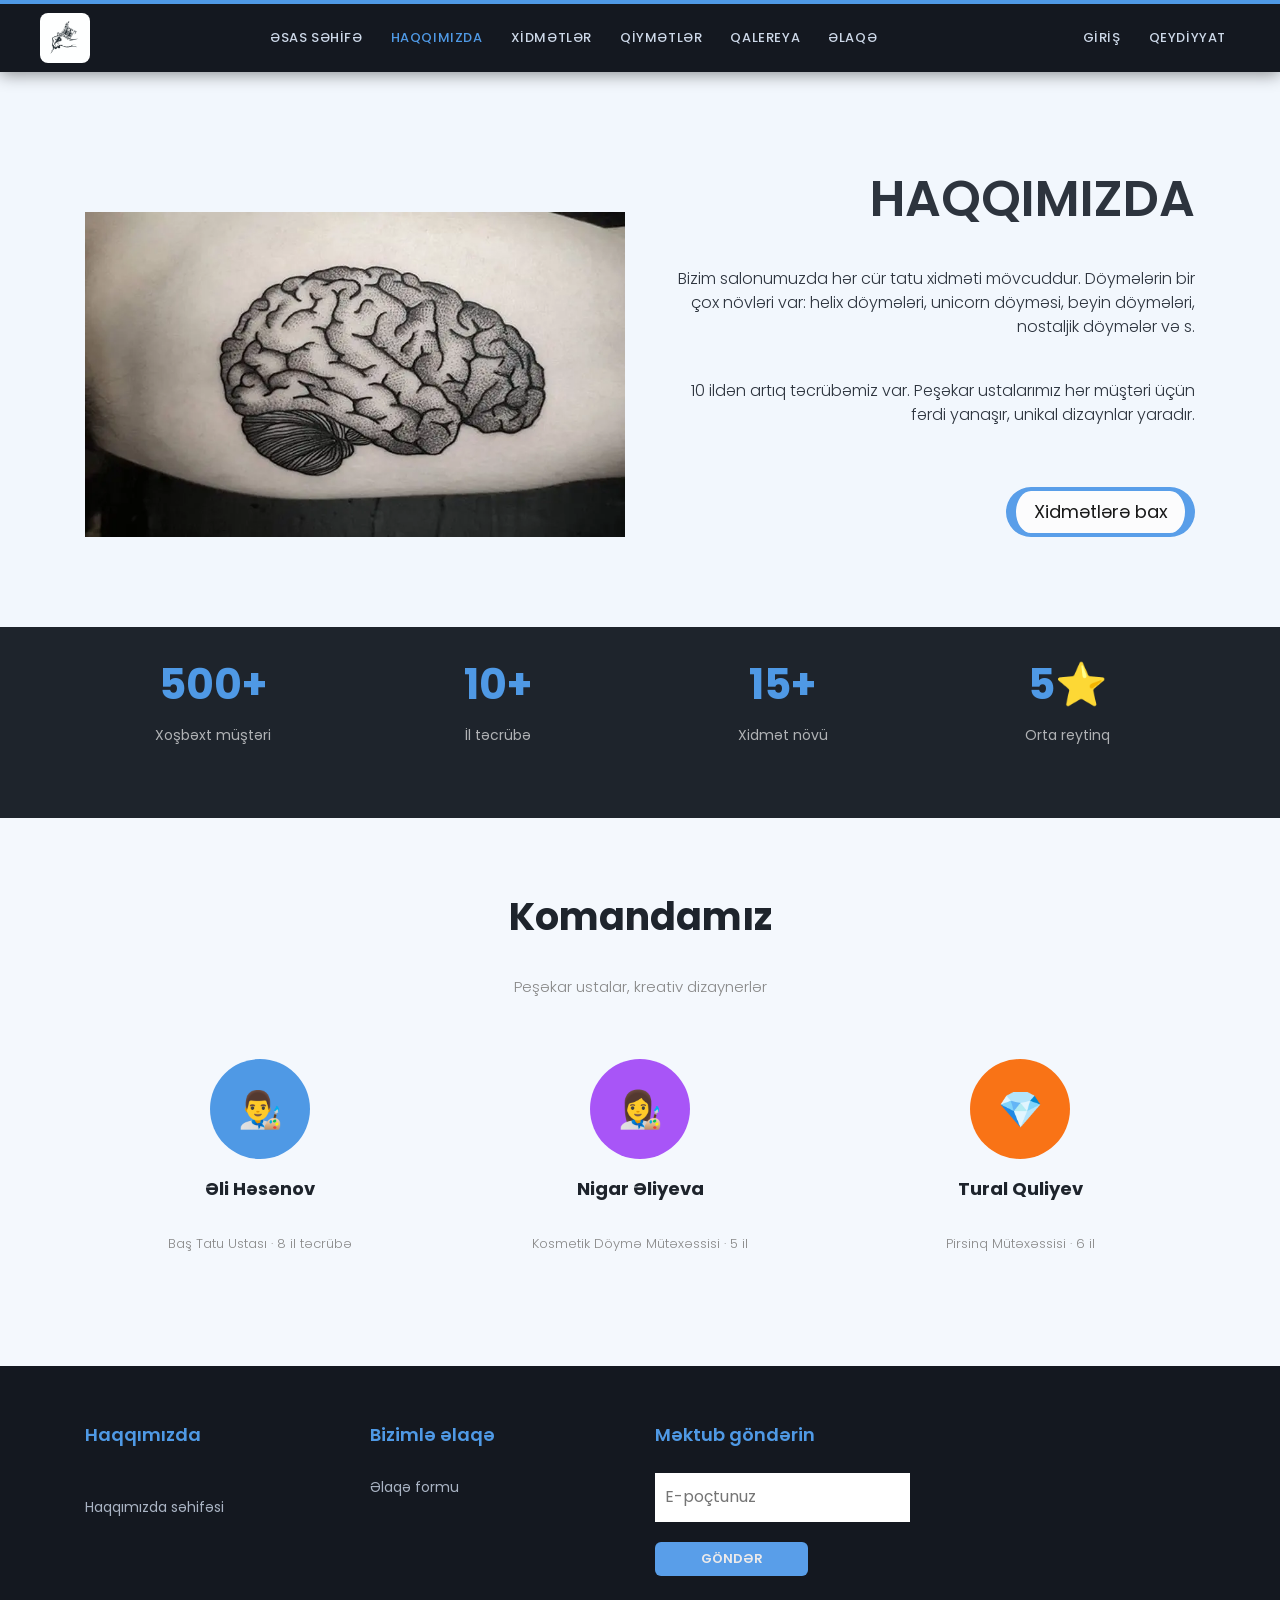
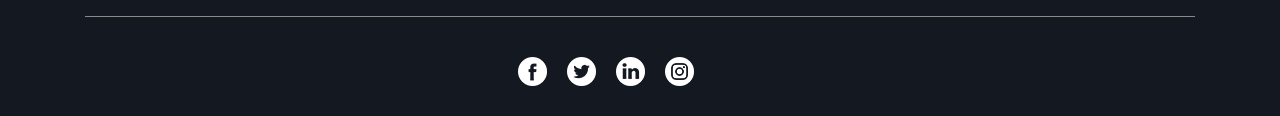
<file: about.html>
﻿<!DOCTYPE html>
<html lang="az">
<head>
  <meta charset="utf-8">
  <meta name="viewport" content="width=device-width, initial-scale=1">
  <title>Haqqımızda – Tatu Salon</title>
  <link rel="stylesheet" href="css/bootstrap.min.css">
  <link rel="stylesheet" href="css/style.css">
  <link rel="stylesheet" href="css/custom.css">
  <link rel="stylesheet" href="css/responsive.css">
  <link rel="stylesheet" href="https://netdna.bootstrapcdn.com/font-awesome/4.0.3/css/font-awesome.css">
</head>
<body>

<!-- Navbar -->
<div class="header_section">
  <nav class="navbar navbar-expand-lg navbar-light bg-light">
    <div class="logo"><a href="index.html"><img src="images/logo.jpg" height="50px" width="50px" alt="Logo"></a></div>
    <button class="navbar-toggler" type="button" data-toggle="collapse" data-target="#navbarSupportedContent"
      aria-controls="navbarSupportedContent" aria-expanded="false" aria-label="Toggle navigation">
      <span class="navbar-toggler-icon"></span>
    </button>
    <div class="collapse navbar-collapse" id="navbarSupportedContent">
      <ul class="navbar-nav mr-auto">
        <li class="nav-item"><a class="nav-link" href="index.html">ƏSAS SƏHİFƏ</a></li>
        <li class="nav-item active"><a class="nav-link" href="about.html">HAQQIMIZDA</a></li>
        <li class="nav-item"><a class="nav-link" href="service.html">XİDMƏTLƏR</a></li>
        <li class="nav-item"><a class="nav-link" href="price.html">QİYMƏTLƏR</a></li>
        <li class="nav-item"><a class="nav-link" href="gallery.html">QALEREYA</a></li>
        <li class="nav-item"><a class="nav-link" href="contact.html">ƏLAQƏ</a></li>
      </ul>
        <ul class="auth-nav-items navbar-nav" style="margin-left:auto !important;"></ul>
    </div>
  </nav>
</div>

<!-- About Section -->
<div class="about_section layout_padding">
  <div class="container">
    <div class="row align-items-center">
      <div class="col-md-6">
        <div class="image_2"><img src="images/beyin_doymesi.jpg" alt="Haqqımızda"></div>
      </div>
      <div class="col-md-6">
        <h1 class="about_text">HAQQIMIZDA</h1>
        <p class="lorem_text">Bizim salonumuzda hər cür tatu xidməti mövcuddur. Döymələrin bir çox növləri var: helix döymələri, unicorn döyməsi, beyin döymələri, nostaljik döymələr və s.</p>
        <p class="lorem_text">10 ildən artıq təcrübəmiz var. Peşəkar ustalarımız hər müştəri üçün fərdi yanaşır, unikal dizaynlar yaradır.</p>
        <div class="shop_bt_2"><a href="service.html">Xidmətlərə bax</a></div>
      </div>
    </div>
  </div>
</div>

<!-- Stats -->
<div style="background:#1e242c; padding:50px 0;">
  <div class="container">
    <div class="row text-center">
      <div class="col-md-3 col-6" style="padding:20px;">
        <div style="font-size:42px; font-weight:700; color:#4f99e5;">500+</div>
        <div style="color:rgba(255,255,255,.65); font-size:14px;">Xoşbəxt müştəri</div>
      </div>
      <div class="col-md-3 col-6" style="padding:20px;">
        <div style="font-size:42px; font-weight:700; color:#4f99e5;">10+</div>
        <div style="color:rgba(255,255,255,.65); font-size:14px;">İl təcrübə</div>
      </div>
      <div class="col-md-3 col-6" style="padding:20px;">
        <div style="font-size:42px; font-weight:700; color:#4f99e5;">15+</div>
        <div style="color:rgba(255,255,255,.65); font-size:14px;">Xidmət növü</div>
      </div>
      <div class="col-md-3 col-6" style="padding:20px;">
        <div style="font-size:42px; font-weight:700; color:#4f99e5;">5⭐</div>
        <div style="color:rgba(255,255,255,.65); font-size:14px;">Orta reytinq</div>
      </div>
    </div>
  </div>
</div>

<!-- Team -->
<div style="padding:70px 0; background:#f4f8fd;">
  <div class="container">
    <h2 class="section-title">Komandamız</h2>
    <p class="section-subtitle">Peşəkar ustalar, kreativ dizaynerlər</p>
    <div class="row" style="margin-top:30px;">
      <div class="col-md-4" style="text-align:center; padding:20px;">
        <div style="width:100px;height:100px;background:#4f99e5;border-radius:50%;display:flex;align-items:center;justify-content:center;font-size:36px;color:#fff;margin:0 auto 16px;">👨‍🎨</div>
        <h4 style="font-size:18px;font-weight:700;color:#1e242c;">Əli Həsənov</h4>
        <p style="color:#888;font-size:13px;">Baş Tatu Ustası · 8 il təcrübə</p>
      </div>
      <div class="col-md-4" style="text-align:center; padding:20px;">
        <div style="width:100px;height:100px;background:#a855f7;border-radius:50%;display:flex;align-items:center;justify-content:center;font-size:36px;color:#fff;margin:0 auto 16px;">👩‍🎨</div>
        <h4 style="font-size:18px;font-weight:700;color:#1e242c;">Nigar Əliyeva</h4>
        <p style="color:#888;font-size:13px;">Kosmetik Döymə Mütəxəssisi · 5 il</p>
      </div>
      <div class="col-md-4" style="text-align:center; padding:20px;">
        <div style="width:100px;height:100px;background:#f97316;border-radius:50%;display:flex;align-items:center;justify-content:center;font-size:36px;color:#fff;margin:0 auto 16px;">💎</div>
        <h4 style="font-size:18px;font-weight:700;color:#1e242c;">Tural Quliyev</h4>
        <p style="color:#888;font-size:13px;">Pirsinq Mütəxəssisi · 6 il</p>
      </div>
    </div>
  </div>
</div>

<!-- Footer -->
<div class="section_footer">
  <div class="container">
    <div class="footer_section_2">
      <div class="row">
        <div class="col-sm-6 col-md-6 col-lg-3 useful_link">
          <h2 class="account_text">Haqqımızda</h2>
          <p class="ipsum_text_2"><li><a href="about.html">Haqqımızda səhifəsi</a></li></p>
        </div>
        <div class="col-sm-6 col-md-6 col-lg-3">
          <h2 class="account_text">Bizimlə əlaqə</h2>
          <div class="useful_link"><ul><li><a href="contact.html">Əlaqə formu</a></li></ul></div>
        </div>
        <div class="col-sm-6 col-md-6 col-lg-3">
          <h2 class="account_text">Məktub göndərin</h2>
          <input type="email" class="email_text" placeholder="E-poçtunuz">
          <button class="subscribr_bt">GÖNDƏR</button>
        </div>
      </div>
    </div>
  </div>
  <div class="social_icon">
    <ul>
      <li><a href="#"><img src="images/fb-icon.png" alt="Facebook"></a></li>
      <li><a href="#"><img src="images/twitter-icon.png" alt="Twitter"></a></li>
      <li><a href="#"><img src="images/linkdin-icon.png" alt="LinkedIn"></a></li>
      <li><a href="#"><img src="images/instagram-icon.png" alt="Instagram"></a></li>
    </ul>
  </div>
</div>

<script src="js/jquery.min.js"></script>
<script src="js/bootstrap.bundle.min.js"></script>
<script src="js/auth.js"></script>
</body>
</html>
</file>
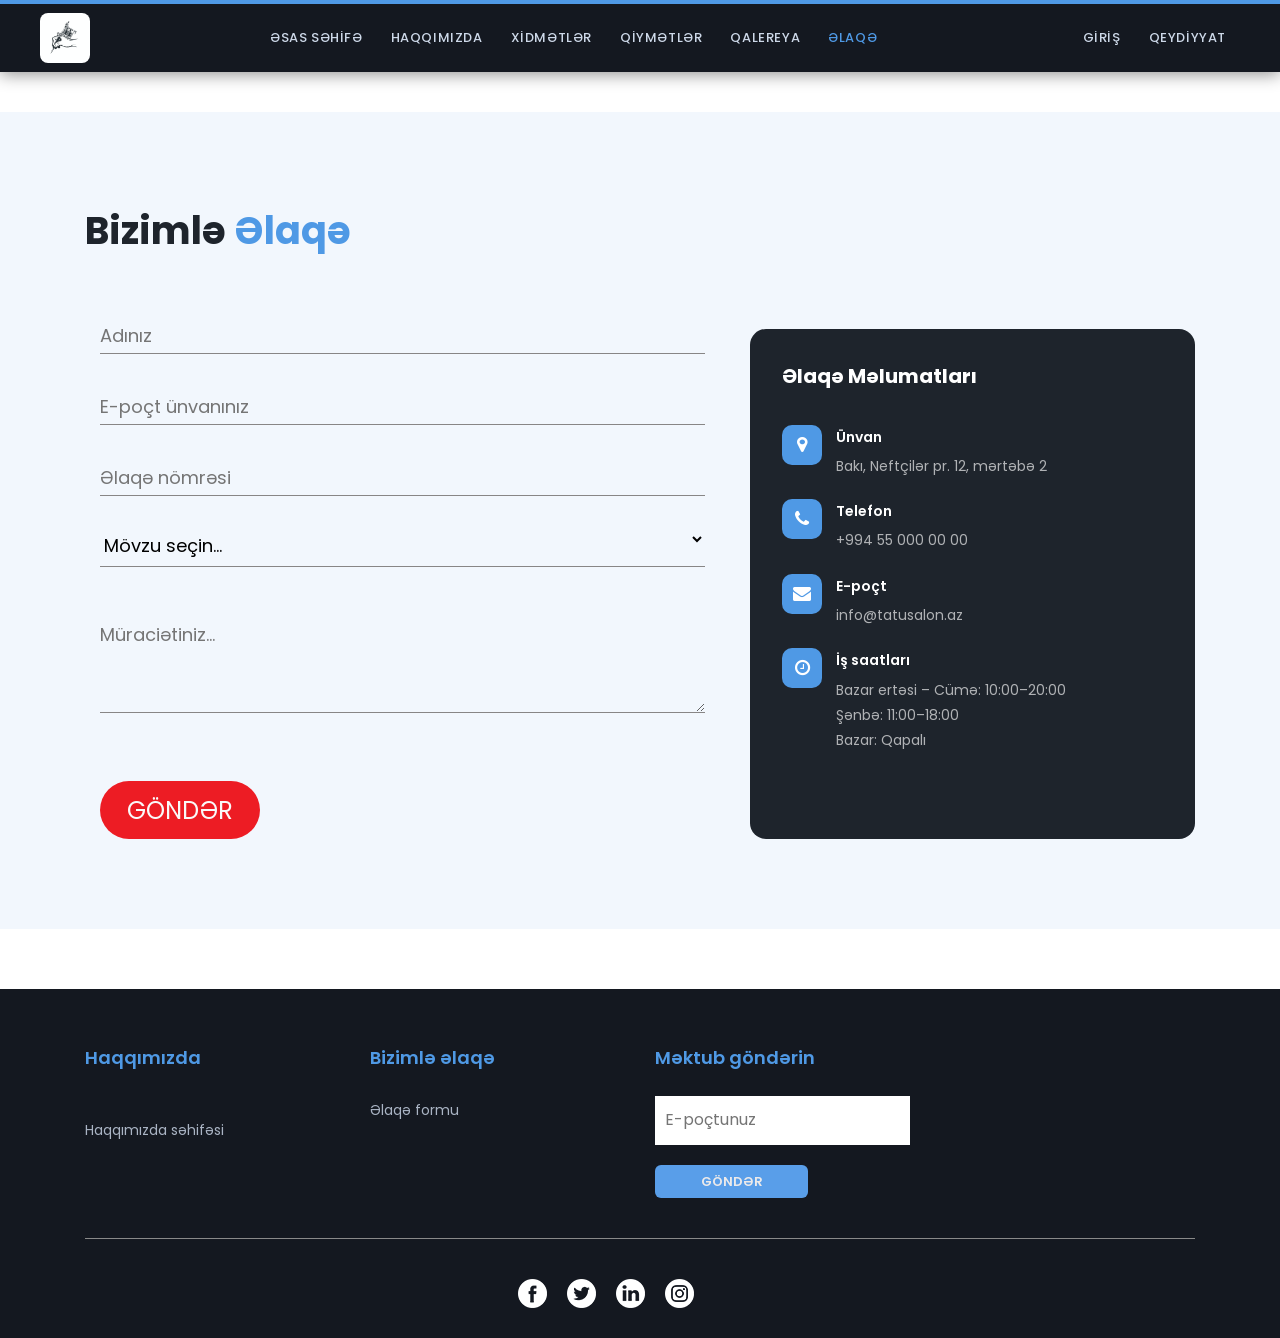
<file: contact.html>
﻿<!DOCTYPE html>
<html lang="az">
<head>
  <meta charset="utf-8">
  <meta name="viewport" content="width=device-width, initial-scale=1">
  <title>Əlaqə – Tatu Salon</title>
  <link rel="stylesheet" href="css/bootstrap.min.css">
  <link rel="stylesheet" href="css/style.css">
  <link rel="stylesheet" href="css/custom.css">
  <link rel="stylesheet" href="css/responsive.css">
  <link rel="stylesheet" href="https://netdna.bootstrapcdn.com/font-awesome/4.0.3/css/font-awesome.css">
</head>
<body>

<!-- Navbar -->
<div class="header_section">
  <nav class="navbar navbar-expand-lg navbar-light bg-light">
    <div class="logo"><a href="index.html"><img src="images/logo.jpg" height="50px" width="50px" alt="Logo"></a></div>
    <button class="navbar-toggler" type="button" data-toggle="collapse" data-target="#navbarSupportedContent"
      aria-controls="navbarSupportedContent" aria-expanded="false" aria-label="Toggle navigation">
      <span class="navbar-toggler-icon"></span>
    </button>
    <div class="collapse navbar-collapse" id="navbarSupportedContent">
      <ul class="navbar-nav mr-auto">
        <li class="nav-item"><a class="nav-link" href="index.html">ƏSAS SƏHİFƏ</a></li>
        <li class="nav-item"><a class="nav-link" href="about.html">HAQQIMIZDA</a></li>
        <li class="nav-item"><a class="nav-link" href="service.html">XİDMƏTLƏR</a></li>
        <li class="nav-item"><a class="nav-link" href="price.html">QİYMƏTLƏR</a></li>
        <li class="nav-item"><a class="nav-link" href="gallery.html">QALEREYA</a></li>
        <li class="nav-item active"><a class="nav-link" href="contact.html">ƏLAQƏ</a></li>
      </ul>
        <ul class="auth-nav-items navbar-nav" style="margin-left:auto !important;"></ul>
    </div>
  </nav>
</div>

<!-- Contact -->
<div class="contact_section layout_padding padding_top_0" style="margin-top:40px;">
  <div class="container">
    <h2 class="section-title" style="text-align:left; margin-bottom:30px;">Bizimlə <span>Əlaqə</span></h2>
    <div class="row">
      <!-- Form -->
      <div class="col-md-7">
        <div class="email_box">
          <div id="contactAlert" class="alert-auth" style="display:none;"></div>
          <div class="input_main">
            <div style="padding:0 15px;">
              <form id="contactForm" novalidate>
                <div class="form-group">
                  <input type="text" id="cName" class="email-bt" placeholder="Adınız" required>
                </div>
                <div class="form-group">
                  <input type="email" id="cEmail" class="email-bt" placeholder="E-poçt ünvanınız" required>
                </div>
                <div class="form-group">
                  <input type="tel" id="cPhone" class="email-bt" placeholder="Əlaqə nömrəsi">
                </div>
                <div class="form-group">
                  <select id="cSubject" class="email-bt" style="padding-top:14px; cursor:pointer;">
                    <option value="">Mövzu seçin...</option>
                    <option>Döymə haqqında məlumat</option>
                    <option>Pirsinq haqqında məlumat</option>
                    <option>Qiymət soruşmaq</option>
                    <option>Görüş təyin etmək</option>
                    <option>Digər</option>
                  </select>
                </div>
                <div class="form-group">
                  <textarea id="cMessage" class="massage-bt" placeholder="Müraciətiniz..." rows="5" style="height:130px;"></textarea>
                </div>
              </form>
            </div>
            <div class="main_bt" onclick="submitContact()"><a href="#">GÖNDƏR</a></div>
          </div>
        </div>
      </div>

      <!-- Info -->
      <div class="col-md-5" style="padding-top:30px;">
        <div style="background:#1e242c; border-radius:16px; padding:32px; color:#fff; height:100%;">
          <h3 style="font-size:20px; font-weight:700; color:#fff; margin-bottom:24px;">Əlaqə Məlumatları</h3>
          <div style="margin-bottom:20px; display:flex; gap:14px; align-items:flex-start;">
            <div style="width:40px;height:40px;background:#4f99e5;border-radius:10px;display:flex;align-items:center;justify-content:center;flex-shrink:0;">
              <i class="fa fa-map-marker" style="color:#fff;font-size:18px;"></i>
            </div>
            <div>
              <div style="font-weight:600; margin-bottom:4px;">Ünvan</div>
              <div style="color:rgba(255,255,255,.65); font-size:14px;">Bakı, Neftçilər pr. 12, mərtəbə 2</div>
            </div>
          </div>
          <div style="margin-bottom:20px; display:flex; gap:14px; align-items:flex-start;">
            <div style="width:40px;height:40px;background:#4f99e5;border-radius:10px;display:flex;align-items:center;justify-content:center;flex-shrink:0;">
              <i class="fa fa-phone" style="color:#fff;font-size:18px;"></i>
            </div>
            <div>
              <div style="font-weight:600; margin-bottom:4px;">Telefon</div>
              <div style="color:rgba(255,255,255,.65); font-size:14px;">+994 55 000 00 00</div>
            </div>
          </div>
          <div style="margin-bottom:20px; display:flex; gap:14px; align-items:flex-start;">
            <div style="width:40px;height:40px;background:#4f99e5;border-radius:10px;display:flex;align-items:center;justify-content:center;flex-shrink:0;">
              <i class="fa fa-envelope" style="color:#fff;font-size:18px;"></i>
            </div>
            <div>
              <div style="font-weight:600; margin-bottom:4px;">E-poçt</div>
              <div style="color:rgba(255,255,255,.65); font-size:14px;">info@tatusalon.az</div>
            </div>
          </div>
          <div style="display:flex; gap:14px; align-items:flex-start;">
            <div style="width:40px;height:40px;background:#4f99e5;border-radius:10px;display:flex;align-items:center;justify-content:center;flex-shrink:0;">
              <i class="fa fa-clock-o" style="color:#fff;font-size:18px;"></i>
            </div>
            <div>
              <div style="font-weight:600; margin-bottom:4px;">İş saatları</div>
              <div style="color:rgba(255,255,255,.65); font-size:14px;">
                Bazar ertəsi – Cümə: 10:00–20:00<br>
                Şənbə: 11:00–18:00<br>
                Bazar: Qapalı
              </div>
            </div>
          </div>
        </div>
      </div>
    </div>
  </div>
</div>

<!-- Footer -->
<div class="section_footer" style="margin-top:60px;">
  <div class="container">
    <div class="footer_section_2">
      <div class="row">
        <div class="col-sm-6 col-md-6 col-lg-3 useful_link">
          <h2 class="account_text">Haqqımızda</h2>
          <p class="ipsum_text_2"><li><a href="about.html">Haqqımızda səhifəsi</a></li></p>
        </div>
        <div class="col-sm-6 col-md-6 col-lg-3">
          <h2 class="account_text">Bizimlə əlaqə</h2>
          <div class="useful_link"><ul><li><a href="contact.html">Əlaqə formu</a></li></ul></div>
        </div>
        <div class="col-sm-6 col-md-6 col-lg-3">
          <h2 class="account_text">Məktub göndərin</h2>
          <input type="email" class="email_text" placeholder="E-poçtunuz">
          <button class="subscribr_bt">GÖNDƏR</button>
        </div>
      </div>
    </div>
  </div>
  <div class="social_icon">
    <ul>
      <li><a href="#"><img src="images/fb-icon.png" alt="Facebook"></a></li>
      <li><a href="#"><img src="images/twitter-icon.png" alt="Twitter"></a></li>
      <li><a href="#"><img src="images/linkdin-icon.png" alt="LinkedIn"></a></li>
      <li><a href="#"><img src="images/instagram-icon.png" alt="Instagram"></a></li>
    </ul>
  </div>
</div>

<script src="js/jquery.min.js"></script>
<script src="js/bootstrap.bundle.min.js"></script>
<script src="js/auth.js"></script>
<script>
  function submitContact() {
    const name    = document.getElementById('cName').value.trim();
    const email   = document.getElementById('cEmail').value.trim();
    const message = document.getElementById('cMessage').value.trim();
    const alertEl = document.getElementById('contactAlert');

    if (!name || !email) {
      alertEl.textContent = 'Ad və e-poçt sahələri mütləqdir.';
      alertEl.className = 'alert-auth alert-error';
      alertEl.style.display = 'block';
      return;
    }
    alertEl.textContent = 'Müraciətiniz göndərildi! Tezliklə sizinlə əlaqə saxlayacağıq.';
    alertEl.className = 'alert-auth alert-success';
    alertEl.style.display = 'block';
    document.getElementById('contactForm').reset();
    setTimeout(() => { alertEl.style.display = 'none'; }, 5000);
  }
</script>
</body>
</html>
</file>
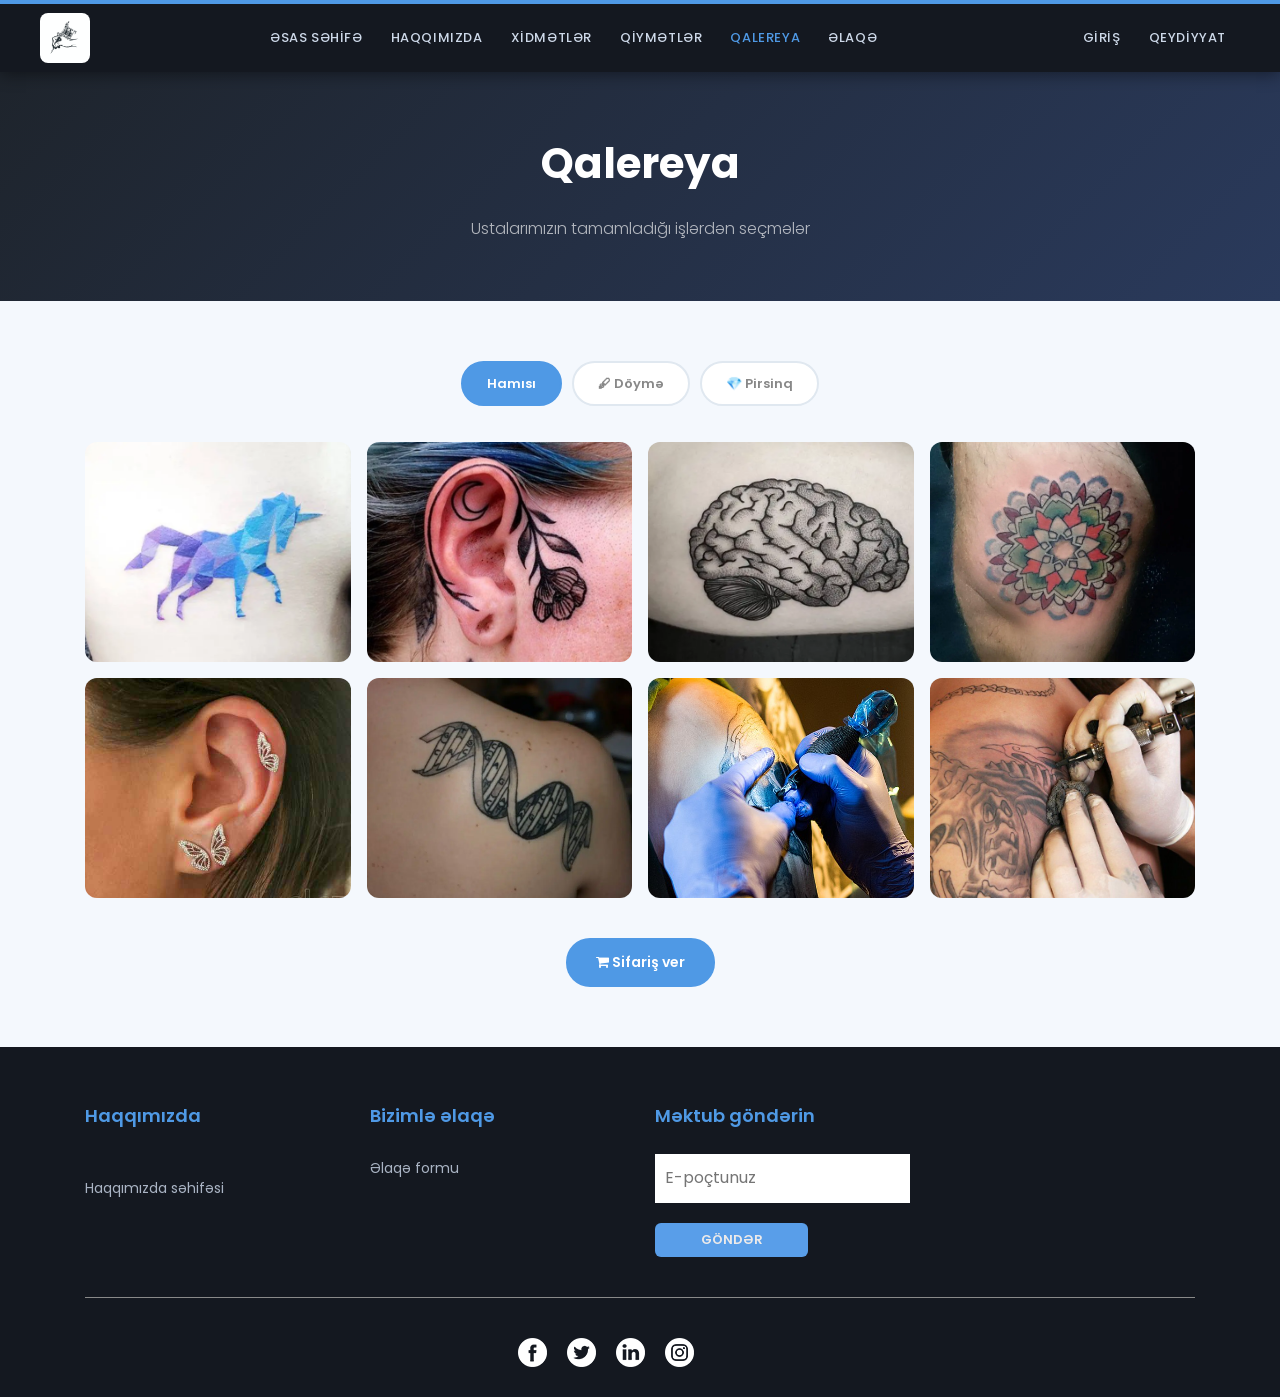
<file: gallery.html>
﻿<!DOCTYPE html>
<html lang="az">
<head>
  <meta charset="utf-8">
  <meta name="viewport" content="width=device-width, initial-scale=1">
  <title>Qalereya – Tatu Salon</title>
  <link rel="stylesheet" href="css/bootstrap.min.css">
  <link rel="stylesheet" href="css/style.css">
  <link rel="stylesheet" href="css/custom.css">
  <link rel="stylesheet" href="css/responsive.css">
  <link rel="stylesheet" href="https://netdna.bootstrapcdn.com/font-awesome/4.0.3/css/font-awesome.css">
</head>
<body>

<!-- Navbar -->
<div class="header_section">
  <nav class="navbar navbar-expand-lg navbar-light bg-light">
    <div class="logo"><a href="index.html"><img src="images/logo.jpg" height="50px" width="50px" alt="Logo"></a></div>
    <button class="navbar-toggler" type="button" data-toggle="collapse" data-target="#navbarSupportedContent"
      aria-controls="navbarSupportedContent" aria-expanded="false" aria-label="Toggle navigation">
      <span class="navbar-toggler-icon"></span>
    </button>
    <div class="collapse navbar-collapse" id="navbarSupportedContent">
      <ul class="navbar-nav mr-auto">
        <li class="nav-item"><a class="nav-link" href="index.html">ƏSAS SƏHİFƏ</a></li>
        <li class="nav-item"><a class="nav-link" href="about.html">HAQQIMIZDA</a></li>
        <li class="nav-item"><a class="nav-link" href="service.html">XİDMƏTLƏR</a></li>
        <li class="nav-item"><a class="nav-link" href="price.html">QİYMƏTLƏR</a></li>
        <li class="nav-item active"><a class="nav-link" href="gallery.html">QALEREYA</a></li>
        <li class="nav-item"><a class="nav-link" href="contact.html">ƏLAQƏ</a></li>
      </ul>
        <ul class="auth-nav-items navbar-nav" style="margin-left:auto !important;"></ul>
    </div>
  </nav>
</div>

<!-- Page Hero -->
<div style="background:linear-gradient(135deg,#1e242c,#2a3a5c);padding:60px 20px;text-align:center;">
  <h1 style="color:#fff;font-size:42px;font-weight:700;margin-bottom:12px;">Qalereya</h1>
  <p style="color:rgba(255,255,255,.65);font-size:16px;max-width:500px;margin:0 auto;">Ustalarımızın tamamladığı işlərdən seçmələr</p>
</div>

<!-- Gallery -->
<div style="padding:60px 0; background:#f4f8fd;">
  <div class="container">

    <!-- Filter -->
    <div style="display:flex;gap:10px;flex-wrap:wrap;justify-content:center;margin-bottom:36px;">
      <button class="price-filter-btn active" onclick="filterGallery('all',this)">Hamısı</button>
      <button class="price-filter-btn" onclick="filterGallery('tattoo',this)">🖋 Döymə</button>
      <button class="price-filter-btn" onclick="filterGallery('piercing',this)">💎 Pirsinq</button>
    </div>
    <style>
      .price-filter-btn{padding:9px 24px;border:2px solid #e0e8f0;border-radius:24px;background:#fff;font-size:13px;font-weight:600;color:#888;cursor:pointer;transition:all .2s}
      .price-filter-btn.active{border-color:#4f99e5;background:#4f99e5;color:#fff}
      .price-filter-btn:hover:not(.active){border-color:#4f99e5;color:#4f99e5}
    </style>

    <div class="gallery-grid" id="galleryGrid">
      <div class="gallery-item" data-cat="tattoo">
        <img src="images/unicorn.jpg.jpeg" alt="Unicorn Döymə">
        <div class="gallery-overlay"><span>Unicorn Döymə</span></div>
      </div>
      <div class="gallery-item" data-cat="tattoo">
        <img src="images/helix.jpg" alt="Helix Döymə">
        <div class="gallery-overlay"><span>Helix Döymə</span></div>
      </div>
      <div class="gallery-item" data-cat="tattoo">
        <img src="images/beyin_doymesi.jpg" alt="Beyin Döymə">
        <div class="gallery-overlay"><span>Beyin Döymə</span></div>
      </div>
      <div class="gallery-item" data-cat="tattoo">
        <img src="images/xalqdoyme.jpeg" alt="Şərq Döymə">
        <div class="gallery-overlay"><span>Şərq Döymə</span></div>
      </div>
      <div class="gallery-item" data-cat="piercing">
        <img src="images/pirsinq.jpg" alt="Pirsinq">
        <div class="gallery-overlay"><span>Pirsinq</span></div>
      </div>
      <div class="gallery-item" data-cat="tattoo">
        <img src="images/dntdoyme.jpg" alt="DNA Döymə">
        <div class="gallery-overlay"><span>DNA Döymə</span></div>
      </div>
      <div class="gallery-item" data-cat="tattoo">
        <img src="images/tatoo.jpg" alt="Tatu">
        <div class="gallery-overlay"><span>Formalı Döymə</span></div>
      </div>
      <div class="gallery-item" data-cat="tattoo">
        <img src="images/tatu2.jpg" alt="Tatu 2">
        <div class="gallery-overlay"><span>Daimi Döymə</span></div>
      </div>
    </div>
    <style>
      .gallery-item { position:relative; border-radius:12px; overflow:hidden; cursor:pointer; }
      .gallery-overlay { position:absolute; inset:0; background:rgba(30,36,44,.7); display:flex; align-items:flex-end; padding:16px; opacity:0; transition:opacity .3s; }
      .gallery-item:hover .gallery-overlay { opacity:1; }
      .gallery-overlay span { color:#fff; font-weight:600; font-size:14px; }
    </style>

    <div style="text-align:center; margin-top:40px;">
      <a href="service.html" class="btn-order" style="display:inline-block;font-size:14px;padding:12px 30px;">
        <i class="fa fa-shopping-cart"></i> Sifariş ver
      </a>
    </div>
  </div>
</div>

<!-- Footer -->
<div class="section_footer">
  <div class="container">
    <div class="footer_section_2">
      <div class="row">
        <div class="col-sm-6 col-md-6 col-lg-3 useful_link">
          <h2 class="account_text">Haqqımızda</h2>
          <p class="ipsum_text_2"><li><a href="about.html">Haqqımızda səhifəsi</a></li></p>
        </div>
        <div class="col-sm-6 col-md-6 col-lg-3">
          <h2 class="account_text">Bizimlə əlaqə</h2>
          <div class="useful_link"><ul><li><a href="contact.html">Əlaqə formu</a></li></ul></div>
        </div>
        <div class="col-sm-6 col-md-6 col-lg-3">
          <h2 class="account_text">Məktub göndərin</h2>
          <input type="email" class="email_text" placeholder="E-poçtunuz">
          <button class="subscribr_bt">GÖNDƏR</button>
        </div>
      </div>
    </div>
  </div>
  <div class="social_icon">
    <ul>
      <li><a href="#"><img src="images/fb-icon.png" alt="Facebook"></a></li>
      <li><a href="#"><img src="images/twitter-icon.png" alt="Twitter"></a></li>
      <li><a href="#"><img src="images/linkdin-icon.png" alt="LinkedIn"></a></li>
      <li><a href="#"><img src="images/instagram-icon.png" alt="Instagram"></a></li>
    </ul>
  </div>
</div>

<script src="js/jquery.min.js"></script>
<script src="js/bootstrap.bundle.min.js"></script>
<script src="js/auth.js"></script>
<script>
  function filterGallery(cat, btn) {
    document.querySelectorAll('.price-filter-btn').forEach(b => b.classList.remove('active'));
    btn.classList.add('active');
    document.querySelectorAll('#galleryGrid .gallery-item').forEach(item => {
      item.style.display = (cat === 'all' || item.dataset.cat === cat) ? 'block' : 'none';
    });
  }
</script>
</body>
</html>
</file>
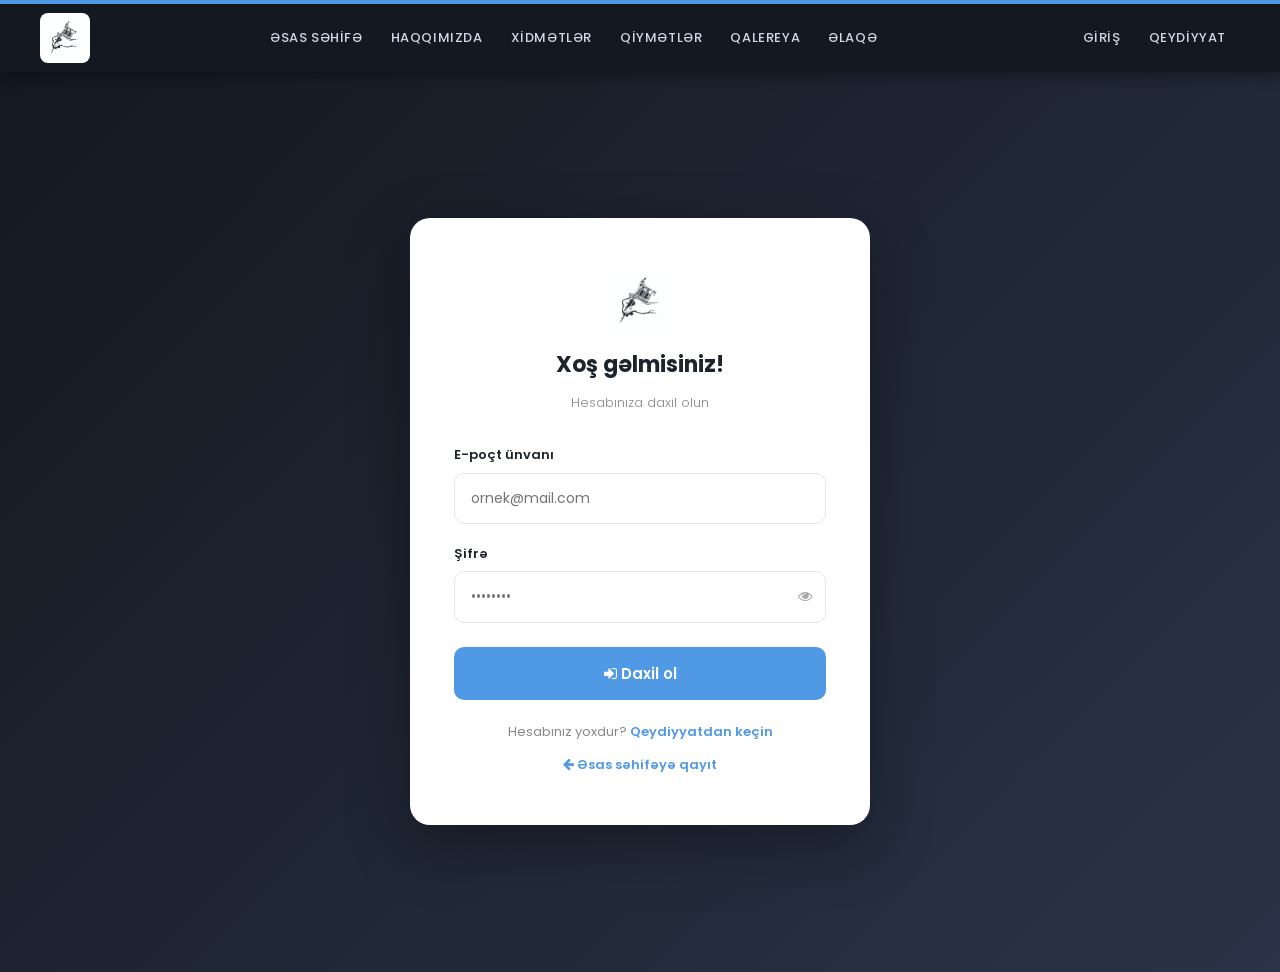
<file: login.html>
﻿<!DOCTYPE html>
<html lang="az">
<head>
  <meta charset="utf-8">
  <meta name="viewport" content="width=device-width, initial-scale=1">
  <title>Giriş – Tatu Salon</title>
  <link rel="stylesheet" href="css/bootstrap.min.css">
  <link rel="stylesheet" href="css/style.css">
  <link rel="stylesheet" href="css/custom.css">
  <link rel="stylesheet" href="https://netdna.bootstrapcdn.com/font-awesome/4.0.3/css/font-awesome.css">
</head>
<body>

<!-- Navbar -->
<div class="header_section">
  <nav class="navbar navbar-expand-lg navbar-light bg-light">
    <div class="logo"><a href="index.html"><img src="images/logo.jpg" height="50px" width="50px"></a></div>
    <button class="navbar-toggler" type="button" data-toggle="collapse" data-target="#navbarSupportedContent"
      aria-controls="navbarSupportedContent" aria-expanded="false" aria-label="Toggle navigation">
      <span class="navbar-toggler-icon"></span>
    </button>
    <div class="collapse navbar-collapse" id="navbarSupportedContent">
      <ul class="navbar-nav mr-auto">
        <li class="nav-item"><a class="nav-link" href="index.html">ƏSAS SƏHİFƏ</a></li>
        <li class="nav-item"><a class="nav-link" href="about.html">HAQQIMIZDA</a></li>
        <li class="nav-item"><a class="nav-link" href="service.html">XİDMƏTLƏR</a></li>
        <li class="nav-item"><a class="nav-link" href="price.html">QİYMƏTLƏR</a></li>
        <li class="nav-item"><a class="nav-link" href="gallery.html">QALEREYA</a></li>
        <li class="nav-item"><a class="nav-link" href="contact.html">ƏLAQƏ</a></li>
      </ul>
        <ul class="auth-nav-items navbar-nav" style="margin-left:auto !important;"></ul>
    </div>
  </nav>
</div>

<!-- Login Form -->
<div class="auth-page">
  <div class="auth-card">
    <div class="auth-logo">
      <img src="images/logo.jpg" alt="Logo">
      <h2>Xoş gəlmisiniz!</h2>
      <p>Hesabınıza daxil olun</p>
    </div>

    <div id="alertBox" class="alert-auth alert-error"></div>

    <form id="loginForm" novalidate>
      <div class="form-group-auth">
        <label class="form-label" for="email">E-poçt ünvanı</label>
        <input id="email" type="email" class="form-input" placeholder="ornek@mail.com" required>
      </div>
      <div class="form-group-auth">
        <label class="form-label" for="password">Şifrə</label>
        <div style="position:relative;">
          <input id="password" type="password" class="form-input" placeholder="••••••••" required style="padding-right:42px;">
          <span id="togglePwd" style="position:absolute;right:14px;top:50%;transform:translateY(-50%);cursor:pointer;color:#aaa;">
            <i class="fa fa-eye"></i>
          </span>
        </div>
      </div>
      <button type="submit" class="btn-primary-full">
        <i class="fa fa-sign-in"></i> Daxil ol
      </button>
    </form>

    <div class="auth-switch">
      Hesabınız yoxdur? <a href="register.html">Qeydiyyatdan keçin</a>
    </div>
    <div class="auth-switch" style="margin-top:10px;">
      <a href="index.html"><i class="fa fa-arrow-left"></i> Əsas səhifəyə qayıt</a>
    </div>
  </div>
</div>

<script src="js/jquery.min.js"></script>
<script src="js/bootstrap.bundle.min.js"></script>
<script src="js/auth.js"></script>
<script>
  // Redirect if already logged in
  if (Auth.getCurrentUser()) window.location.href = 'profile.html';

  // Toggle password visibility
  document.getElementById('togglePwd').addEventListener('click', function () {
    const inp = document.getElementById('password');
    const icon = this.querySelector('i');
    if (inp.type === 'password') { inp.type = 'text'; icon.className = 'fa fa-eye-slash'; }
    else                         { inp.type = 'password'; icon.className = 'fa fa-eye'; }
  });

  document.getElementById('loginForm').addEventListener('submit', function (e) {
    e.preventDefault();
    const email    = document.getElementById('email').value.trim();
    const password = document.getElementById('password').value;
    const alertBox = document.getElementById('alertBox');

    if (!email || !password) {
      alertBox.textContent = 'Zəhmət olmasa bütün sahələri doldurun.';
      alertBox.className = 'alert-auth alert-error';
      alertBox.style.display = 'block';
      return;
    }

    const result = Auth.login(email, password);
    if (result.ok) {
      alertBox.textContent = 'Uğurla daxil oldunuz! Yönləndirilirsiniz...';
      alertBox.className = 'alert-auth alert-success';
      alertBox.style.display = 'block';
      setTimeout(() => { window.location.href = 'profile.html'; }, 900);
    } else {
      alertBox.textContent = result.msg;
      alertBox.className = 'alert-auth alert-error';
      alertBox.style.display = 'block';
    }
  });
</script>
</body>
</html>
</file>
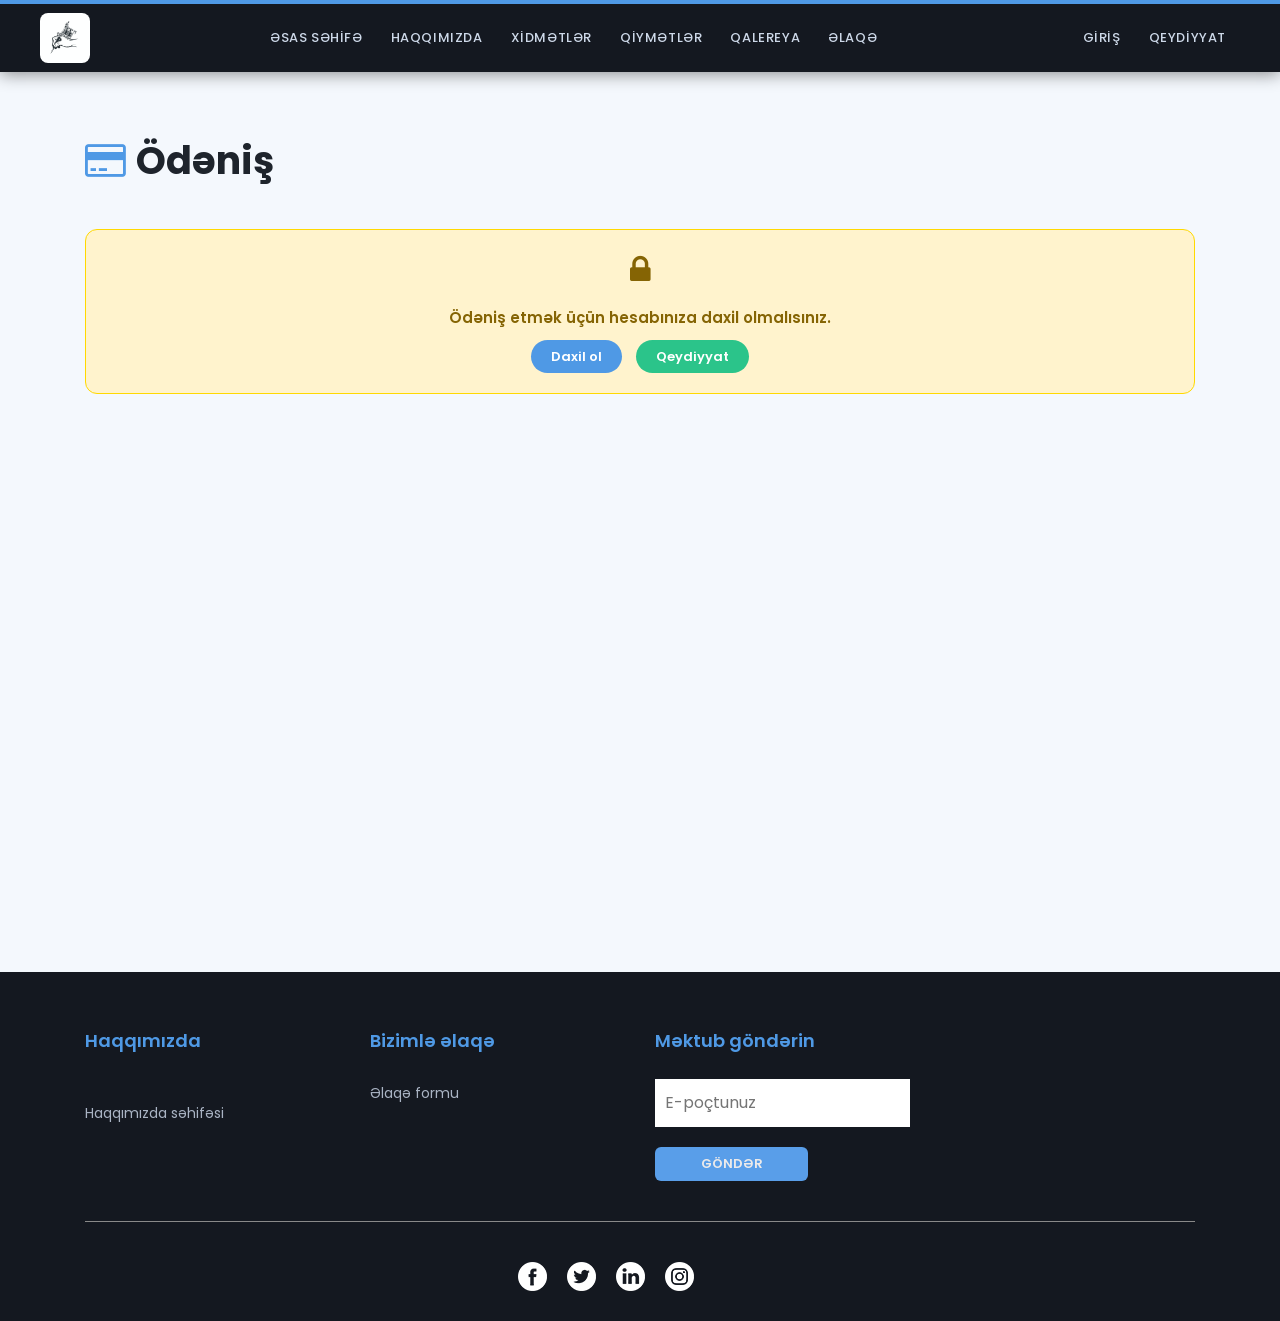
<file: payment.html>
﻿<!DOCTYPE html>
<html lang="az">
<head>
  <meta charset="utf-8">
  <meta name="viewport" content="width=device-width, initial-scale=1">
  <title>Ödəniş – Tatu Salon</title>
  <link rel="stylesheet" href="css/bootstrap.min.css">
  <link rel="stylesheet" href="css/style.css">
  <link rel="stylesheet" href="css/custom.css">
  <link rel="stylesheet" href="https://netdna.bootstrapcdn.com/font-awesome/4.0.3/css/font-awesome.css">
</head>
<body>

<!-- Navbar -->
<div class="header_section">
  <nav class="navbar navbar-expand-lg navbar-light bg-light">
    <div class="logo"><a href="index.html"><img src="images/logo.jpg" height="50px" width="50px"></a></div>
    <button class="navbar-toggler" type="button" data-toggle="collapse" data-target="#navbarSupportedContent"
      aria-controls="navbarSupportedContent" aria-expanded="false" aria-label="Toggle navigation">
      <span class="navbar-toggler-icon"></span>
    </button>
    <div class="collapse navbar-collapse" id="navbarSupportedContent">
      <ul class="navbar-nav mr-auto">
        <li class="nav-item"><a class="nav-link" href="index.html">ƏSAS SƏHİFƏ</a></li>
        <li class="nav-item"><a class="nav-link" href="about.html">HAQQIMIZDA</a></li>
        <li class="nav-item"><a class="nav-link" href="service.html">XİDMƏTLƏR</a></li>
        <li class="nav-item"><a class="nav-link" href="price.html">QİYMƏTLƏR</a></li>
        <li class="nav-item"><a class="nav-link" href="gallery.html">QALEREYA</a></li>
        <li class="nav-item"><a class="nav-link" href="contact.html">ƏLAQƏ</a></li>
      </ul>
        <ul class="auth-nav-items navbar-nav" style="margin-left:auto !important;"></ul>
    </div>
  </nav>
</div>

<!-- Payment Content -->
<div class="payment-page">
  <div class="container">
    <h2 class="section-title" style="text-align:left;margin-bottom:30px;">
      <i class="fa fa-credit-card" style="color:#4f99e5;margin-right:10px;"></i>Ödəniş
    </h2>

    <div id="authGate" style="display:none; background:#fff3cd; border:1px solid #ffd900; border-radius:12px; padding:24px; text-align:center; margin-bottom:30px;">
      <i class="fa fa-lock" style="font-size:32px; color:#856404; margin-bottom:10px; display:block;"></i>
      <p style="color:#856404; font-weight:600; margin-bottom:14px;">Ödəniş etmək üçün hesabınıza daxil olmalısınız.</p>
      <a href="login.html" class="btn-order" style="margin-right:10px;">Daxil ol</a>
      <a href="register.html" class="btn-order" style="background:#2bc48a;">Qeydiyyat</a>
    </div>

    <div id="paymentContent" class="payment-wrapper">

      <!-- Payment Form -->
      <div class="payment-form-card">
        <div id="payAlert" class="alert-auth" style="display:none;"></div>

        <div class="section-divider" style="margin-top:0;">Xidmət seçimi</div>

        <div class="form-group-auth">
          <label class="form-label">Xidmət növü</label>
          <select id="serviceSelect" class="form-input" onchange="updateSummary()">
            <optgroup label="🖋 Döymə">
              <option value="Kiçik Döymə|25">Kiçik Döymə – ₼25</option>
              <option value="Orta Döymə|55">Orta Döymə – ₼55</option>
              <option value="Böyük Döymə|110">Böyük Döymə – ₼110</option>
              <option value="Helix Döymə|40">Helix Döymə – ₼40</option>
              <option value="Unicorn Döymə|45">Unicorn Döymə – ₼45</option>
              <option value="Şərq Döymə|60">Şərq Döymə – ₼60</option>
              <option value="Formalı Döymə|50">Formalı Döymə – ₼50</option>
              <option value="Nostaljik Döymə|35">Nostaljik Döymə – ₼35</option>
              <option value="Kosmetik Döymə|70">Kosmetik Döymə – ₼70</option>
            </optgroup>
            <optgroup label="💎 Pirsinq">
              <option value="Burun Pirsinqi|30">Burun Pirsinqi – ₼30</option>
              <option value="Dodaq Pirsinqi|35">Dodaq Pirsinqi – ₼35</option>
              <option value="Qaş Pirsinqi|35">Qaş Pirsinqi – ₼35</option>
              <option value="Qulaq Pirsinqi|20">Qulaq Pirsinqi – ₼20</option>
              <option value="Navel Pirsinqi|40">Navel Pirsinqi – ₼40</option>
            </optgroup>
          </select>
        </div>

        <div class="form-group-auth">
          <label class="form-label">Görüş tarixi</label>
          <input id="appointDate" type="date" class="form-input">
        </div>

        <div class="form-group-auth">
          <label class="form-label">Qeyd (istəyə görə)</label>
          <textarea id="notes" class="form-input" rows="3" placeholder="Əlavə istəkləriniz..." style="height:auto;"></textarea>
        </div>

        <div class="section-divider">Ödəniş üsulu</div>

        <!-- Payment Method Tabs -->
        <div style="display:flex; gap:10px; margin-bottom:20px;">
          <button class="pay-tab active" data-tab="card" onclick="switchTab('card', this)">
            <i class="fa fa-credit-card"></i> Kart
          </button>
          <button class="pay-tab" data-tab="cash" onclick="switchTab('cash', this)">
            <i class="fa fa-money"></i> Nağd
          </button>
        </div>
        <style>
          .pay-tab { flex:1; padding:10px; border:2px solid #e0e8f0; border-radius:10px; background:#fff; cursor:pointer; font-size:13px; font-weight:600; color:#888; transition:all .2s; }
          .pay-tab.active { border-color:#4f99e5; background:#eef5ff; color:#4f99e5; }
        </style>

        <!-- Card Tab -->
        <div id="tab-card">
          <div class="card-icons">
            <div class="card-icon">💳</div>
            <div class="card-icon">🏦</div>
          </div>
          <div class="form-group-auth">
            <label class="form-label">Kart üzərindəki ad</label>
            <input id="cardName" type="text" class="form-input" placeholder="AD SOYAD">
          </div>
          <div class="form-group-auth">
            <label class="form-label">Kart nömrəsi</label>
            <input id="cardNumber" type="text" class="form-input" placeholder="0000 0000 0000 0000" maxlength="19">
          </div>
          <div class="input-row">
            <div class="form-group-auth">
              <label class="form-label">Son istifadə tarixi</label>
              <input id="cardExpiry" type="text" class="form-input" placeholder="AA/İİ" maxlength="5">
            </div>
            <div class="form-group-auth">
              <label class="form-label">CVV</label>
              <input id="cardCvv" type="password" class="form-input" placeholder="•••" maxlength="3">
            </div>
          </div>
        </div>

        <!-- Cash Tab -->
        <div id="tab-cash" style="display:none;">
          <div style="background:#f0fef5; border:1px solid #b3e8cc; border-radius:12px; padding:20px; text-align:center;">
            <i class="fa fa-map-marker" style="font-size:28px; color:#2bc48a; display:block; margin-bottom:10px;"></i>
            <p style="color:#1a7a46; font-weight:600; margin-bottom:6px;">Nağd ödəniş seçdiniz</p>
            <p style="color:#555; font-size:13px; margin:0;">Görüş zamanı salonumuzda ödəniş edə bilərsiniz.<br>Ünvan: Bakı, Neftçilər pr. 12</p>
          </div>
        </div>

        <button class="btn-primary-full" id="submitPayBtn" onclick="submitPayment()">
          <i class="fa fa-lock"></i> Sifarişi tamamla
        </button>
      </div>

      <!-- Summary -->
      <div class="payment-summary-card">
        <h3><i class="fa fa-list-alt" style="color:#4f99e5;margin-right:8px;"></i>Sifariş xülasəsi</h3>
        <div class="summary-row"><span>Xidmət:</span><span id="sumService">—</span></div>
        <div class="summary-row"><span>Görüş tarixi:</span><span id="sumDate">—</span></div>
        <div class="summary-row"><span>Xidmət məbləği:</span><span id="sumPrice">₼0</span></div>
        <div class="summary-row"><span>Endirim:</span><span style="color:#2bc48a;">₼0</span></div>
        <div class="summary-row"><span>Cəmi:</span><span id="sumTotal">₼0</span></div>

        <div style="margin-top:24px; background:#f4f8fd; border-radius:12px; padding:16px;">
          <p style="font-size:12px; color:#888; margin:0; line-height:1.7;">
            <i class="fa fa-shield" style="color:#4f99e5;margin-right:6px;"></i>
            Ödənişiniz SSL şifrələməsi ilə qorunur.<br>
            <i class="fa fa-clock-o" style="color:#4f99e5;margin-right:6px;margin-top:6px;display:inline-block;"></i>
            Görüşü ən az 24 saat əvvəl ləğv edə bilərsiniz.
          </p>
        </div>
      </div>

    </div>
  </div>
</div>

<!-- Success Modal -->
<div id="successModal" style="display:none; position:fixed; inset:0; background:rgba(0,0,0,.6); z-index:9999; align-items:center; justify-content:center;">
  <div style="background:#fff; border-radius:20px; padding:50px 40px; text-align:center; max-width:420px; width:90%; animation:fadeUp .4s ease;">
    <div style="width:80px;height:80px;background:#f0fef5;border-radius:50%;display:flex;align-items:center;justify-content:center;margin:0 auto 20px;font-size:36px;">✅</div>
    <h2 style="font-size:22px;font-weight:700;color:#1e242c;margin-bottom:10px;">Sifariş qəbul edildi!</h2>
    <p id="successMsg" style="color:#666;font-size:14px;margin-bottom:24px;"></p>
    <a href="profile.html" class="btn-order" style="display:inline-block;">Profili görüntülə</a>
  </div>
</div>

<!-- Footer -->
<div class="section_footer">
  <div class="container">
    <div class="footer_section_2">
      <div class="row">
        <div class="col-sm-6 col-md-6 col-lg-3 useful_link">
          <h2 class="account_text">Haqqımızda</h2>
          <p class="ipsum_text_2"><li><a href="about.html">Haqqımızda səhifəsi</a></li></p>
        </div>
        <div class="col-sm-6 col-md-6 col-lg-3">
          <h2 class="account_text">Bizimlə əlaqə</h2>
          <div class="useful_link"><ul><li><a href="contact.html">Əlaqə formu</a></li></ul></div>
        </div>
        <div class="col-sm-6 col-md-6 col-lg-3">
          <h2 class="account_text">Məktub göndərin</h2>
          <input type="email" class="email_text" placeholder="E-poçtunuz">
          <button class="subscribr_bt">GÖNDƏR</button>
        </div>
      </div>
    </div>
  </div>
  <div class="social_icon">
    <ul>
      <li><a href="#"><img src="images/fb-icon.png"></a></li>
      <li><a href="#"><img src="images/twitter-icon.png"></a></li>
      <li><a href="#"><img src="images/linkdin-icon.png"></a></li>
      <li><a href="#"><img src="images/instagram-icon.png"></a></li>
    </ul>
  </div>
</div>

<script src="js/jquery.min.js"></script>
<script src="js/bootstrap.bundle.min.js"></script>
<script src="js/auth.js"></script>
<script>
  // Set minimum appointment date to tomorrow
  const tomorrow = new Date(); tomorrow.setDate(tomorrow.getDate()+1);
  document.getElementById('appointDate').min = tomorrow.toISOString().split('T')[0];

  // Auth gate
  document.addEventListener('DOMContentLoaded', () => {
    if (!Auth.getCurrentUser()) {
      document.getElementById('authGate').style.display = 'block';
      document.getElementById('paymentContent').style.display = 'none';
    }
    updateSummary();

    // Pre-select service from URL param
    const params = new URLSearchParams(window.location.search);
    const svc = params.get('service');
    if (svc) {
      const sel = document.getElementById('serviceSelect');
      for (let i = 0; i < sel.options.length; i++) {
        if (sel.options[i].value.startsWith(decodeURIComponent(svc))) {
          sel.selectedIndex = i; break;
        }
      }
      updateSummary();
    }
  });

  // Tab switch
  function switchTab(tab, btn) {
    document.querySelectorAll('.pay-tab').forEach(b => b.classList.remove('active'));
    btn.classList.add('active');
    document.getElementById('tab-card').style.display = tab === 'card' ? 'block' : 'none';
    document.getElementById('tab-cash').style.display = tab === 'cash' ? 'block' : 'none';
  }

  // Update summary panel
  function updateSummary() {
    const sel   = document.getElementById('serviceSelect');
    const parts = sel.value.split('|');
    const name  = parts[0]; const price = parseFloat(parts[1]);
    const date  = document.getElementById('appointDate').value;
    document.getElementById('sumService').textContent = name;
    document.getElementById('sumDate').textContent    = date ? new Date(date).toLocaleDateString('az-AZ') : '—';
    document.getElementById('sumPrice').textContent   = '₼' + price.toFixed(2);
    document.getElementById('sumTotal').textContent   = '₼' + price.toFixed(2);
  }

  // Card formatting
  document.getElementById('cardNumber').addEventListener('input', function () {
    let v = this.value.replace(/\D/g,'').substring(0,16);
    this.value = v.replace(/(.{4})/g,'$1 ').trim();
  });
  document.getElementById('cardExpiry').addEventListener('input', function () {
    let v = this.value.replace(/\D/g,'');
    if (v.length >= 2) v = v.substring(0,2) + '/' + v.substring(2,4);
    this.value = v;
  });

  function submitPayment() {
    const user = Auth.getCurrentUser();
    if (!user) { window.location.href = 'login.html'; return; }

    const alertEl = document.getElementById('payAlert');
    const showErr = msg => { alertEl.textContent = msg; alertEl.className = 'alert-auth alert-error'; alertEl.style.display = 'block'; alertEl.scrollIntoView({behavior:'smooth'}); };

    const activeTab = document.querySelector('.pay-tab.active').dataset.tab;
    const parts = document.getElementById('serviceSelect').value.split('|');
    const service = parts[0]; const price = parseFloat(parts[1]);
    const date = document.getElementById('appointDate').value;

    if (!date) return showErr('Zəhmət olmasa görüş tarixini seçin.');

    if (activeTab === 'card') {
      const cardName   = document.getElementById('cardName').value.trim();
      const cardNumber = document.getElementById('cardNumber').value.replace(/\s/g,'');
      const cardExpiry = document.getElementById('cardExpiry').value;
      const cardCvv    = document.getElementById('cardCvv').value;
      if (!cardName)                return showErr('Kart üzərindəki adı daxil edin.');
      if (cardNumber.length !== 16) return showErr('Kart nömrəsi 16 rəqəm olmalıdır.');
      if (!/^\d{2}\/\d{2}$/.test(cardExpiry)) return showErr('Düzgün son istifadə tarixi daxil edin (AA/İİ).');
      if (cardCvv.length !== 3)     return showErr('CVV 3 rəqəm olmalıdır.');
    }

    alertEl.style.display = 'none';

    // Save order
    Auth.saveOrder({ userId: user.id, service, price, payMethod: activeTab });

    const modal = document.getElementById('successModal');
    document.getElementById('successMsg').textContent =
      `${service} xidməti üçün sifarişiniz qəbul edildi. Görüş tarixi: ${new Date(date).toLocaleDateString('az-AZ')}. Ödəniş: ₼${price.toFixed(2)}`;
    modal.style.display = 'flex';
  }

  document.getElementById('appointDate').addEventListener('change', updateSummary);
  document.getElementById('serviceSelect').addEventListener('change', updateSummary);
</script>
</body>
</html>
</file>
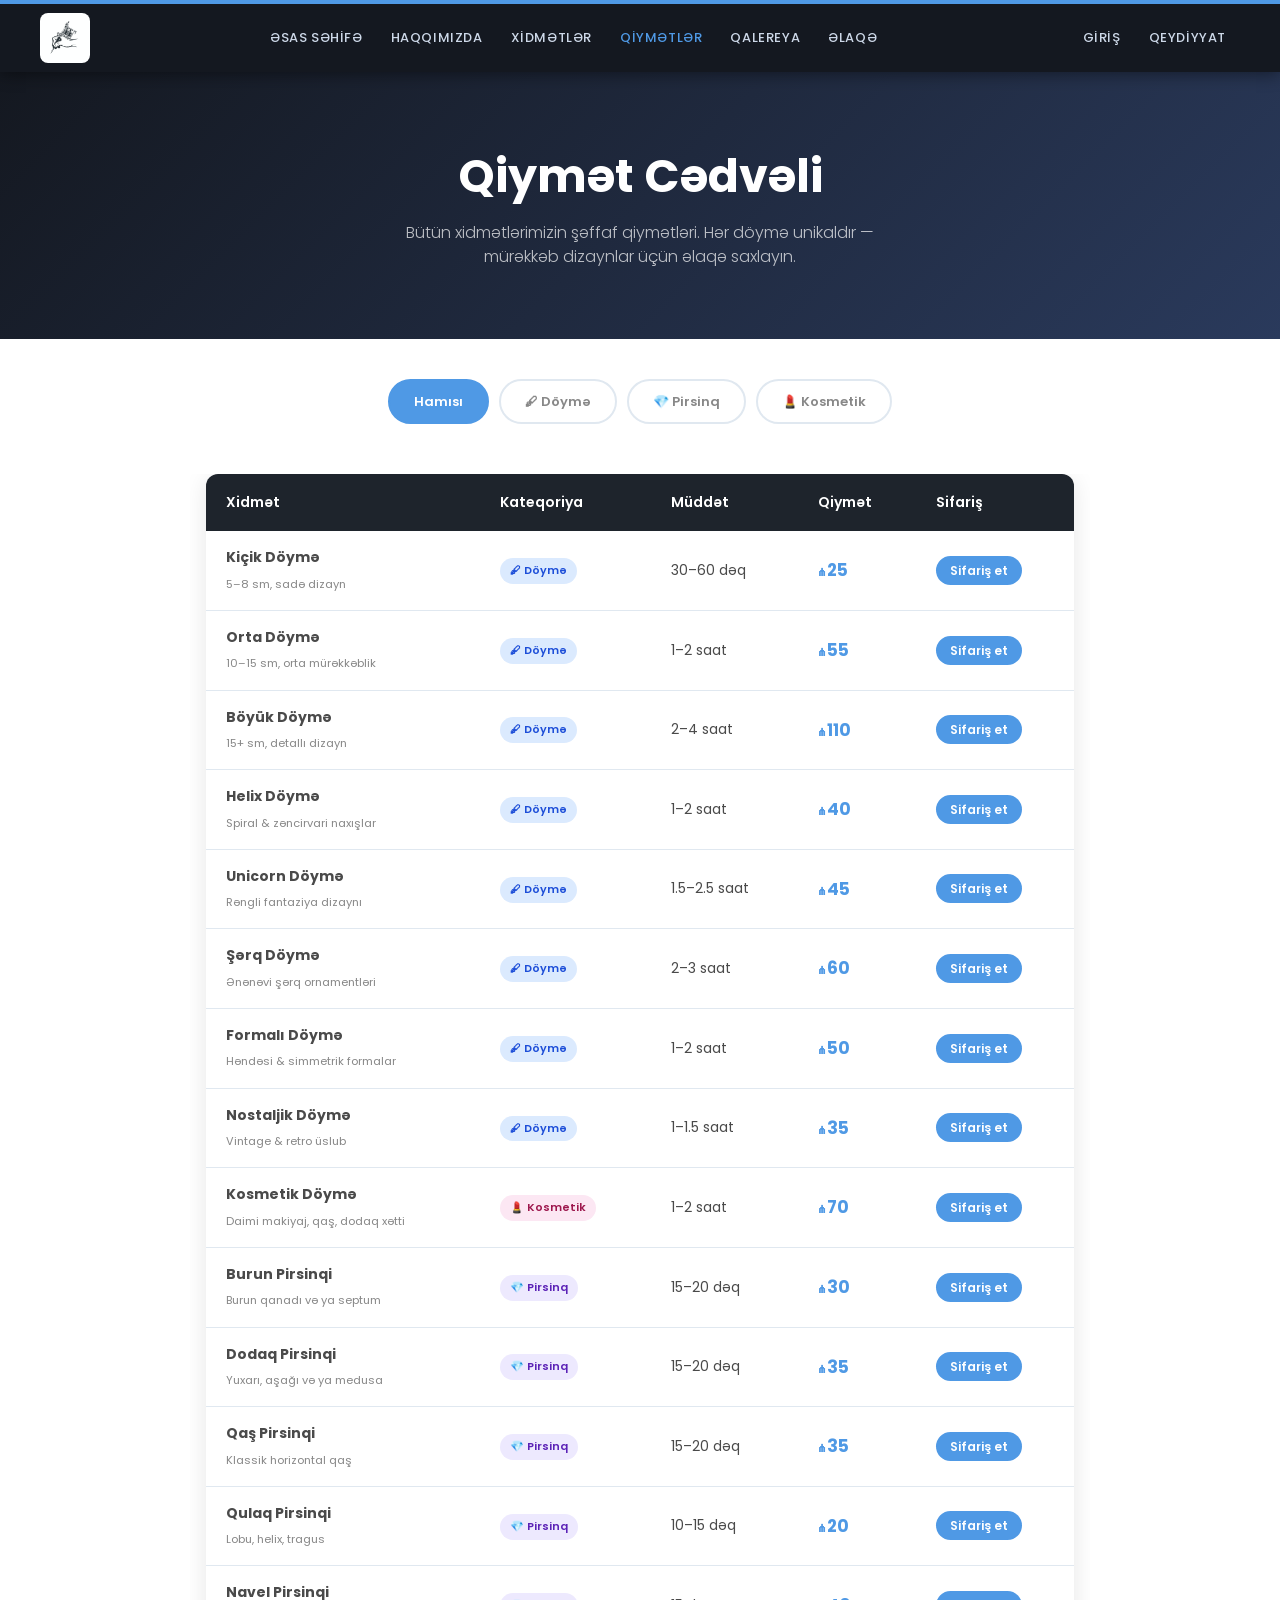
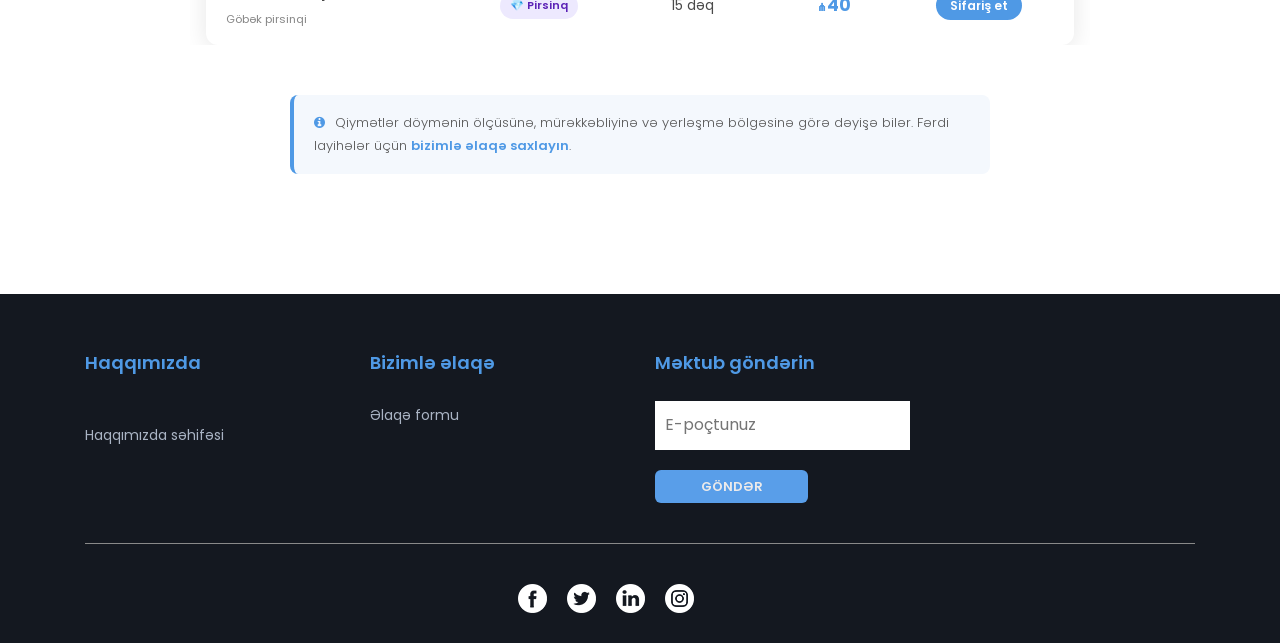
<file: price.html>
﻿<!DOCTYPE html>
<html lang="az">
<head>
  <meta charset="utf-8">
  <meta name="viewport" content="width=device-width, initial-scale=1">
  <title>Qiymətlər – Tatu Salon</title>
  <link rel="stylesheet" href="css/bootstrap.min.css">
  <link rel="stylesheet" href="css/style.css">
  <link rel="stylesheet" href="css/custom.css">
  <link rel="stylesheet" href="https://netdna.bootstrapcdn.com/font-awesome/4.0.3/css/font-awesome.css">
</head>
<body>

<!-- Navbar -->
<div class="header_section">
  <nav class="navbar navbar-expand-lg navbar-light bg-light">
    <div class="logo"><a href="index.html"><img src="images/logo.jpg" height="50px" width="50px"></a></div>
    <button class="navbar-toggler" type="button" data-toggle="collapse" data-target="#navbarSupportedContent"
      aria-controls="navbarSupportedContent" aria-expanded="false" aria-label="Toggle navigation">
      <span class="navbar-toggler-icon"></span>
    </button>
    <div class="collapse navbar-collapse" id="navbarSupportedContent">
      <ul class="navbar-nav mr-auto">
        <li class="nav-item"><a class="nav-link" href="index.html">ƏSAS SƏHİFƏ</a></li>
        <li class="nav-item"><a class="nav-link" href="about.html">HAQQIMIZDA</a></li>
        <li class="nav-item"><a class="nav-link" href="service.html">XİDMƏTLƏR</a></li>
        <li class="nav-item active"><a class="nav-link" href="price.html">QİYMƏTLƏR</a></li>
        <li class="nav-item"><a class="nav-link" href="gallery.html">QALEREYA</a></li>
        <li class="nav-item"><a class="nav-link" href="contact.html">ƏLAQƏ</a></li>
      </ul>
        <ul class="auth-nav-items navbar-nav" style="margin-left:auto !important;"></ul>
    </div>
  </nav>
</div>

<!-- Hero -->
<div class="price-hero">
  <h1>Qiymət Cədvəli</h1>
  <p>Bütün xidmətlərimizin şəffaf qiymətləri. Hər döymə unikaldır — mürəkkəb dizaynlar üçün əlaqə saxlayın.</p>
</div>

<!-- Price Page -->
<div class="price-page" style="padding-top:40px;">
  <div class="container">

    <!-- Filter Tabs -->
    <div style="display:flex; gap:10px; flex-wrap:wrap; justify-content:center; margin-bottom:30px;">
      <button class="price-filter-btn active" onclick="filterCategory('all', this)">Hamısı</button>
      <button class="price-filter-btn" onclick="filterCategory('tattoo', this)">🖋 Döymə</button>
      <button class="price-filter-btn" onclick="filterCategory('piercing', this)">💎 Pirsinq</button>
      <button class="price-filter-btn" onclick="filterCategory('cosmetic', this)">💄 Kosmetik</button>
    </div>
    <style>
      .price-filter-btn { padding:9px 24px; border:2px solid #e0e8f0; border-radius:24px; background:#fff; font-size:13px; font-weight:600; color:#888; cursor:pointer; transition:all .2s; }
      .price-filter-btn.active { border-color:#4f99e5; background:#4f99e5; color:#fff; }
      .price-filter-btn:hover:not(.active) { border-color:#4f99e5; color:#4f99e5; }
    </style>

    <div class="price-table-wrap">
      <table class="price-table" id="priceTable">
        <thead>
          <tr>
            <th>Xidmət</th>
            <th>Kateqoriya</th>
            <th>Müddət</th>
            <th>Qiymət</th>
            <th>Sifariş</th>
          </tr>
        </thead>
        <tbody>
          <!-- Tattoo -->
          <tr data-cat="tattoo">
            <td><strong>Kiçik Döymə</strong><br><small style="color:#888">5–8 sm, sadə dizayn</small></td>
            <td><span class="cat-label" style="background:#dbeafe;color:#1d4ed8;">🖋 Döymə</span></td>
            <td>30–60 dəq</td>
            <td><strong style="color:#4f99e5;font-size:17px;">₼25</strong></td>
            <td><a href="payment.html?service=Ki%C3%A7ik+D%C3%B6ym%C9%99" class="btn-order" style="font-size:12px;padding:6px 14px;">Sifariş et</a></td>
          </tr>
          <tr data-cat="tattoo">
            <td><strong>Orta Döymə</strong><br><small style="color:#888">10–15 sm, orta mürəkkəblik</small></td>
            <td><span class="cat-label" style="background:#dbeafe;color:#1d4ed8;">🖋 Döymə</span></td>
            <td>1–2 saat</td>
            <td><strong style="color:#4f99e5;font-size:17px;">₼55</strong></td>
            <td><a href="payment.html?service=Orta+D%C3%B6ym%C9%99" class="btn-order" style="font-size:12px;padding:6px 14px;">Sifariş et</a></td>
          </tr>
          <tr data-cat="tattoo">
            <td><strong>Böyük Döymə</strong><br><small style="color:#888">15+ sm, detallı dizayn</small></td>
            <td><span class="cat-label" style="background:#dbeafe;color:#1d4ed8;">🖋 Döymə</span></td>
            <td>2–4 saat</td>
            <td><strong style="color:#4f99e5;font-size:17px;">₼110</strong></td>
            <td><a href="payment.html?service=B%C3%B6y%C3%BCk+D%C3%B6ym%C9%99" class="btn-order" style="font-size:12px;padding:6px 14px;">Sifariş et</a></td>
          </tr>
          <tr data-cat="tattoo">
            <td><strong>Helix Döymə</strong><br><small style="color:#888">Spiral &amp; zəncirvari naxışlar</small></td>
            <td><span class="cat-label" style="background:#dbeafe;color:#1d4ed8;">🖋 Döymə</span></td>
            <td>1–2 saat</td>
            <td><strong style="color:#4f99e5;font-size:17px;">₼40</strong></td>
            <td><a href="payment.html?service=Helix+D%C3%B6ym%C9%99" class="btn-order" style="font-size:12px;padding:6px 14px;">Sifariş et</a></td>
          </tr>
          <tr data-cat="tattoo">
            <td><strong>Unicorn Döymə</strong><br><small style="color:#888">Rəngli fantaziya dizaynı</small></td>
            <td><span class="cat-label" style="background:#dbeafe;color:#1d4ed8;">🖋 Döymə</span></td>
            <td>1.5–2.5 saat</td>
            <td><strong style="color:#4f99e5;font-size:17px;">₼45</strong></td>
            <td><a href="payment.html?service=Unicorn+D%C3%B6ym%C9%99" class="btn-order" style="font-size:12px;padding:6px 14px;">Sifariş et</a></td>
          </tr>
          <tr data-cat="tattoo">
            <td><strong>Şərq Döymə</strong><br><small style="color:#888">Ənənəvi şərq ornamentləri</small></td>
            <td><span class="cat-label" style="background:#dbeafe;color:#1d4ed8;">🖋 Döymə</span></td>
            <td>2–3 saat</td>
            <td><strong style="color:#4f99e5;font-size:17px;">₼60</strong></td>
            <td><a href="payment.html?service=%C5%9E%C9%99rq+D%C3%B6ym%C9%99" class="btn-order" style="font-size:12px;padding:6px 14px;">Sifariş et</a></td>
          </tr>
          <tr data-cat="tattoo">
            <td><strong>Formalı Döymə</strong><br><small style="color:#888">Həndəsi &amp; simmetrik formalar</small></td>
            <td><span class="cat-label" style="background:#dbeafe;color:#1d4ed8;">🖋 Döymə</span></td>
            <td>1–2 saat</td>
            <td><strong style="color:#4f99e5;font-size:17px;">₼50</strong></td>
            <td><a href="payment.html?service=Formal%C4%B1+D%C3%B6ym%C9%99" class="btn-order" style="font-size:12px;padding:6px 14px;">Sifariş et</a></td>
          </tr>
          <tr data-cat="tattoo">
            <td><strong>Nostaljik Döymə</strong><br><small style="color:#888">Vintage &amp; retro üslub</small></td>
            <td><span class="cat-label" style="background:#dbeafe;color:#1d4ed8;">🖋 Döymə</span></td>
            <td>1–1.5 saat</td>
            <td><strong style="color:#4f99e5;font-size:17px;">₼35</strong></td>
            <td><a href="payment.html?service=Nostaljik+D%C3%B6ym%C9%99" class="btn-order" style="font-size:12px;padding:6px 14px;">Sifariş et</a></td>
          </tr>
          <!-- Cosmetic -->
          <tr data-cat="cosmetic">
            <td><strong>Kosmetik Döymə</strong><br><small style="color:#888">Daimi makiyaj, qaş, dodaq xətti</small></td>
            <td><span class="cat-label" style="background:#fce7f3;color:#9d174d;">💄 Kosmetik</span></td>
            <td>1–2 saat</td>
            <td><strong style="color:#4f99e5;font-size:17px;">₼70</strong></td>
            <td><a href="payment.html?service=Kosmetik+D%C3%B6ym%C9%99" class="btn-order" style="font-size:12px;padding:6px 14px;">Sifariş et</a></td>
          </tr>
          <!-- Piercing -->
          <tr data-cat="piercing">
            <td><strong>Burun Pirsinqi</strong><br><small style="color:#888">Burun qanadı və ya septum</small></td>
            <td><span class="cat-label" style="background:#ede9fe;color:#5b21b6;">💎 Pirsinq</span></td>
            <td>15–20 dəq</td>
            <td><strong style="color:#4f99e5;font-size:17px;">₼30</strong></td>
            <td><a href="payment.html?service=Burun+Pirsinqi" class="btn-order" style="font-size:12px;padding:6px 14px;">Sifariş et</a></td>
          </tr>
          <tr data-cat="piercing">
            <td><strong>Dodaq Pirsinqi</strong><br><small style="color:#888">Yuxarı, aşağı və ya medusa</small></td>
            <td><span class="cat-label" style="background:#ede9fe;color:#5b21b6;">💎 Pirsinq</span></td>
            <td>15–20 dəq</td>
            <td><strong style="color:#4f99e5;font-size:17px;">₼35</strong></td>
            <td><a href="payment.html?service=Dodaq+Pirsinqi" class="btn-order" style="font-size:12px;padding:6px 14px;">Sifariş et</a></td>
          </tr>
          <tr data-cat="piercing">
            <td><strong>Qaş Pirsinqi</strong><br><small style="color:#888">Klassik horizontal qaş</small></td>
            <td><span class="cat-label" style="background:#ede9fe;color:#5b21b6;">💎 Pirsinq</span></td>
            <td>15–20 dəq</td>
            <td><strong style="color:#4f99e5;font-size:17px;">₼35</strong></td>
            <td><a href="payment.html?service=Qa%C5%9F+Pirsinqi" class="btn-order" style="font-size:12px;padding:6px 14px;">Sifariş et</a></td>
          </tr>
          <tr data-cat="piercing">
            <td><strong>Qulaq Pirsinqi</strong><br><small style="color:#888">Lobu, helix, tragus</small></td>
            <td><span class="cat-label" style="background:#ede9fe;color:#5b21b6;">💎 Pirsinq</span></td>
            <td>10–15 dəq</td>
            <td><strong style="color:#4f99e5;font-size:17px;">₼20</strong></td>
            <td><a href="payment.html?service=Qulaq+Pirsinqi" class="btn-order" style="font-size:12px;padding:6px 14px;">Sifariş et</a></td>
          </tr>
          <tr data-cat="piercing">
            <td><strong>Navel Pirsinqi</strong><br><small style="color:#888">Göbək pirsinqi</small></td>
            <td><span class="cat-label" style="background:#ede9fe;color:#5b21b6;">💎 Pirsinq</span></td>
            <td>15 dəq</td>
            <td><strong style="color:#4f99e5;font-size:17px;">₼40</strong></td>
            <td><a href="payment.html?service=Navel+Pirsinqi" class="btn-order" style="font-size:12px;padding:6px 14px;">Sifariş et</a></td>
          </tr>
        </tbody>
      </table>
    </div>

    <!-- Note -->
    <div style="background:#f4f8fd; border-left:4px solid #4f99e5; border-radius:8px; padding:16px 20px; max-width:700px; margin: 0 auto 50px;">
      <p style="margin:0; font-size:13px; color:#555; line-height:1.8;">
        <i class="fa fa-info-circle" style="color:#4f99e5; margin-right:6px;"></i>
        Qiymətlər döymənin ölçüsünə, mürəkkəbliyinə və yerləşmə bölgəsinə görə dəyişə bilər.
        Fərdi layihələr üçün <a href="contact.html" style="color:#4f99e5;font-weight:600;">bizimlə əlaqə saxlayın</a>.
      </p>
    </div>

  </div>
</div>

<!-- Footer -->
<div class="section_footer">
  <div class="container">
    <div class="footer_section_2">
      <div class="row">
        <div class="col-sm-6 col-md-6 col-lg-3 useful_link">
          <h2 class="account_text">Haqqımızda</h2>
          <p class="ipsum_text_2"><li><a href="about.html">Haqqımızda səhifəsi</a></li></p>
        </div>
        <div class="col-sm-6 col-md-6 col-lg-3">
          <h2 class="account_text">Bizimlə əlaqə</h2>
          <div class="useful_link"><ul><li><a href="contact.html">Əlaqə formu</a></li></ul></div>
        </div>
        <div class="col-sm-6 col-md-6 col-lg-3">
          <h2 class="account_text">Məktub göndərin</h2>
          <input type="email" class="email_text" placeholder="E-poçtunuz">
          <button class="subscribr_bt">GÖNDƏR</button>
        </div>
      </div>
    </div>
  </div>
  <div class="social_icon">
    <ul>
      <li><a href="#"><img src="images/fb-icon.png"></a></li>
      <li><a href="#"><img src="images/twitter-icon.png"></a></li>
      <li><a href="#"><img src="images/linkdin-icon.png"></a></li>
      <li><a href="#"><img src="images/instagram-icon.png"></a></li>
    </ul>
  </div>
</div>

<script src="js/jquery.min.js"></script>
<script src="js/bootstrap.bundle.min.js"></script>
<script src="js/auth.js"></script>
<script>
  function filterCategory(cat, btn) {
    document.querySelectorAll('.price-filter-btn').forEach(b => b.classList.remove('active'));
    btn.classList.add('active');
    document.querySelectorAll('#priceTable tbody tr').forEach(row => {
      if (cat === 'all' || row.dataset.cat === cat) row.style.display = '';
      else row.style.display = 'none';
    });
  }
</script>
</body>
</html>
</file>
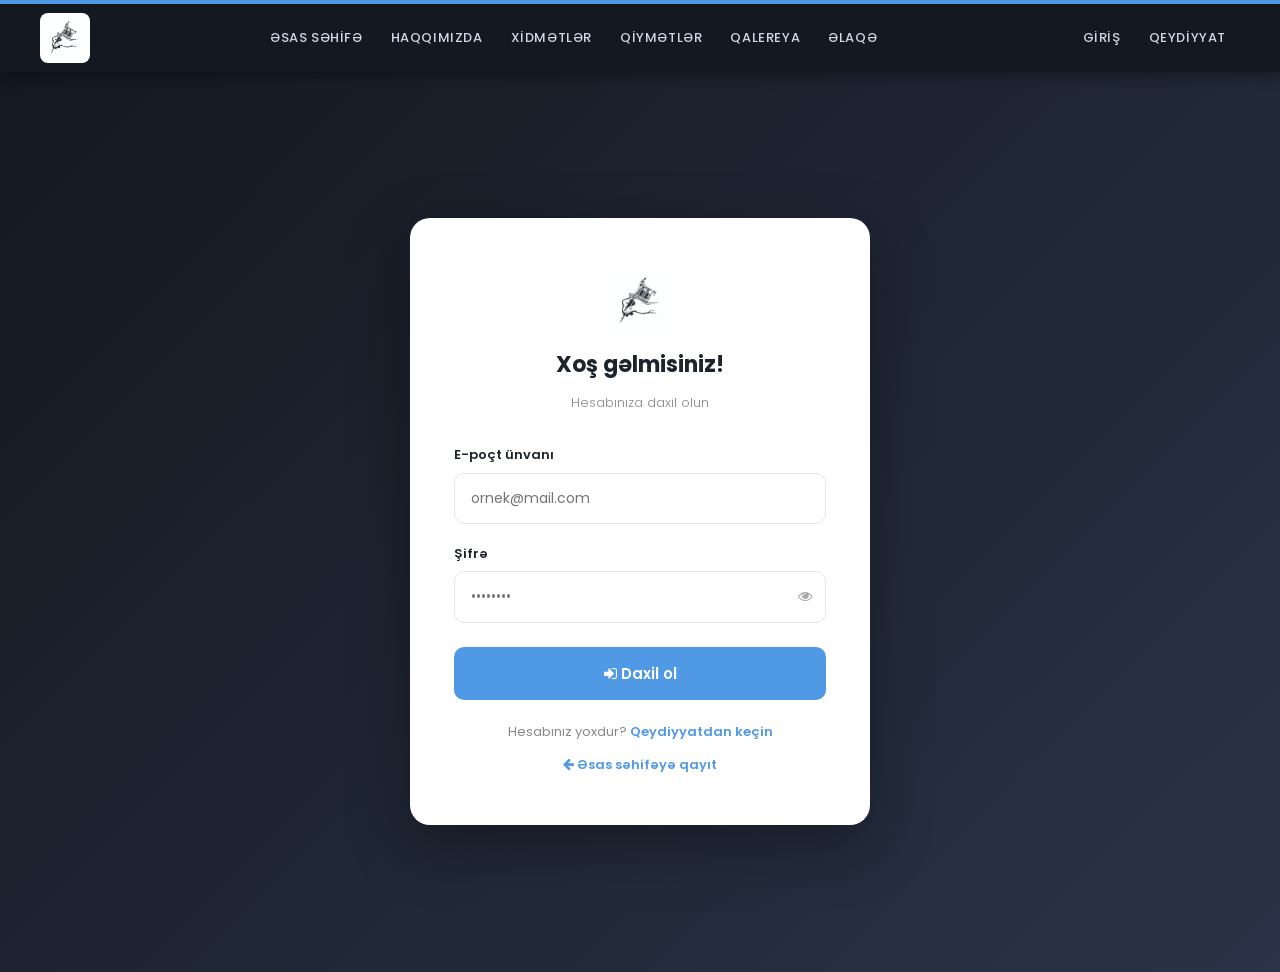
<file: profile.html>
﻿<!DOCTYPE html>
<html lang="az">
<head>
  <meta charset="utf-8">
  <meta name="viewport" content="width=device-width, initial-scale=1">
  <title>Profil – Tatu Salon</title>
  <link rel="stylesheet" href="css/bootstrap.min.css">
  <link rel="stylesheet" href="css/style.css">
  <link rel="stylesheet" href="css/custom.css">
  <link rel="stylesheet" href="https://netdna.bootstrapcdn.com/font-awesome/4.0.3/css/font-awesome.css">
</head>
<body>

<!-- Navbar -->
<div class="header_section">
  <nav class="navbar navbar-expand-lg navbar-light bg-light">
    <div class="logo"><a href="index.html"><img src="images/logo.jpg" height="50px" width="50px"></a></div>
    <button class="navbar-toggler" type="button" data-toggle="collapse" data-target="#navbarSupportedContent"
      aria-controls="navbarSupportedContent" aria-expanded="false" aria-label="Toggle navigation">
      <span class="navbar-toggler-icon"></span>
    </button>
    <div class="collapse navbar-collapse" id="navbarSupportedContent">
      <ul class="navbar-nav mr-auto">
        <li class="nav-item"><a class="nav-link" href="index.html">ƏSAS SƏHİFƏ</a></li>
        <li class="nav-item"><a class="nav-link" href="about.html">HAQQIMIZDA</a></li>
        <li class="nav-item"><a class="nav-link" href="service.html">XİDMƏTLƏR</a></li>
        <li class="nav-item"><a class="nav-link" href="price.html">QİYMƏTLƏR</a></li>
        <li class="nav-item"><a class="nav-link" href="gallery.html">QALEREYA</a></li>
        <li class="nav-item"><a class="nav-link" href="contact.html">ƏLAQƏ</a></li>
      </ul>
        <ul class="auth-nav-items navbar-nav" style="margin-left:auto !important;"></ul>
    </div>
  </nav>
</div>

<!-- Profile Content -->
<div class="profile-page">
  <div class="container">
    <div class="row">

      <!-- Left: Profile Card -->
      <div class="col-lg-4 mb-4">
        <div class="profile-card">
          <div class="profile-header">
            <div class="profile-avatar" id="avatarInitials"></div>
            <h2 id="profileName">—</h2>
            <p id="profileEmail">—</p>
          </div>
          <div class="profile-body">
            <div class="profile-stats">
              <div class="stat-box">
                <div class="num" id="statOrders">0</div>
                <div class="lbl">Sifariş</div>
              </div>
              <div class="stat-box">
                <div class="num" id="statDone">0</div>
                <div class="lbl">Tamamlanan</div>
              </div>
              <div class="stat-box">
                <div class="num" id="statTotal">₼0</div>
                <div class="lbl">Ümumi</div>
              </div>
            </div>

            <!-- Edit Profile -->
            <div class="section-divider" style="margin-top:0;">Profili redaktə et</div>
            <div id="editAlert" class="alert-auth" style="display:none;"></div>
            <form id="editForm">
              <div class="form-group-auth">
                <label class="form-label">Ad Soyad</label>
                <input id="editName" type="text" class="form-input" placeholder="Adınız">
              </div>
              <div class="form-group-auth">
                <label class="form-label">Yeni Şifrə (boş qoyun – dəyişməsin)</label>
                <input id="editPassword" type="password" class="form-input" placeholder="Yeni şifrə">
              </div>
              <button type="submit" class="btn-primary-full" style="font-size:13px;padding:10px;">
                <i class="fa fa-save"></i> Yadda saxla
              </button>
            </form>

            <div style="margin-top:24px; text-align:center;">
              <a href="service.html" class="btn-order" style="display:inline-block;margin-right:8px;">
                <i class="fa fa-plus"></i> Yeni sifariş
              </a>
              <button onclick="Auth.logout()" class="btn-order" style="background:#e84545;">
                <i class="fa fa-sign-out"></i> Çıxış
              </button>
            </div>
          </div>
        </div>
      </div>

      <!-- Right: Balance + Orders -->
      <div class="col-lg-8">

        <!-- Tatu Balans Card -->
        <div class="profile-card mb-4" style="margin-bottom:24px;">
          <div class="profile-body" style="padding:28px 32px;">
            <div style="display:flex;align-items:center;justify-content:space-between;flex-wrap:wrap;gap:16px;">

              <!-- Balance display -->
              <div style="display:flex;align-items:center;gap:18px;">
                <div style="width:56px;height:56px;background:linear-gradient(135deg,#4f99e5,#2176d4);border-radius:16px;display:flex;align-items:center;justify-content:center;font-size:24px;flex-shrink:0;">
                  💳
                </div>
                <div>
                  <div style="font-size:12px;text-transform:uppercase;letter-spacing:.8px;color:#999;font-weight:600;">Tatu Balans</div>
                  <div id="profileBalanceAmt" style="font-size:32px;font-weight:700;color:#4f99e5;line-height:1.2;">₼0.00</div>
                  <div style="font-size:12px;color:#aaa;margin-top:2px;">Xidmətlər üçün istifadə edə bilərsiniz</div>
                </div>
              </div>

              <!-- Top-up button -->
              <button onclick="openTopup()" style="display:flex;align-items:center;gap:8px;background:linear-gradient(135deg,#4f99e5,#2176d4);border:none;border-radius:12px;color:#fff;padding:12px 22px;font-size:14px;font-weight:600;cursor:pointer;transition:opacity .2s;white-space:nowrap;" onmouseover="this.style.opacity='.85'" onmouseout="this.style.opacity='1'">
                <i class="fa fa-plus-circle" style="font-size:16px;"></i> Balans Yüklə
              </button>
            </div>

            <!-- Quick stats row -->
            <div style="display:flex;gap:12px;margin-top:20px;padding-top:20px;border-top:1px solid #e0e8f0;flex-wrap:wrap;">
              <div style="flex:1;min-width:100px;background:#f4f8fd;border-radius:10px;padding:12px 16px;text-align:center;">
                <div style="font-size:11px;color:#999;text-transform:uppercase;letter-spacing:.6px;">Ümumi yüklənən</div>
                <div id="statTopupTotal" style="font-size:18px;font-weight:700;color:#2bc48a;">₼0.00</div>
              </div>
              <div style="flex:1;min-width:100px;background:#f4f8fd;border-radius:10px;padding:12px 16px;text-align:center;">
                <div style="font-size:11px;color:#999;text-transform:uppercase;letter-spacing:.6px;">Xərclənən</div>
                <div id="statSpent" style="font-size:18px;font-weight:700;color:#f97316;">₼0.00</div>
              </div>
              <div style="flex:1;min-width:100px;background:#f4f8fd;border-radius:10px;padding:12px 16px;text-align:center;">
                <div style="font-size:11px;color:#999;text-transform:uppercase;letter-spacing:.6px;">Sifariş sayı</div>
                <div id="statOrdersB" style="font-size:18px;font-weight:700;color:#4f99e5;">0</div>
              </div>
            </div>
          </div>
        </div>

        <div class="profile-card">
          <div class="profile-body">
            <div class="section-divider" style="margin-top:0;">Sifariş tarixi</div>
            <div id="ordersContainer">
              <p style="color:#aaa;text-align:center;padding:30px 0;"><i class="fa fa-inbox" style="font-size:36px;display:block;margin-bottom:10px;"></i>Hələ heç bir sifariş yoxdur.</p>
            </div>
          </div>
        </div>
      </div>

    </div>
  </div>
</div>

<!-- Footer -->
<div class="section_footer">
  <div class="container">
    <div class="footer_section_2">
      <div class="row">
        <div class="col-sm-6 col-md-6 col-lg-3 useful_link">
          <h2 class="account_text">Haqqımızda</h2>
          <p class="ipsum_text_2"><li><a href="about.html">Haqqımızda səhifəsi</a></li></p>
        </div>
        <div class="col-sm-6 col-md-6 col-lg-3">
          <h2 class="account_text">Bizimlə əlaqə</h2>
          <div class="useful_link"><ul><li><a href="contact.html">Əlaqə formu</a></li></ul></div>
        </div>
        <div class="col-sm-6 col-md-6 col-lg-3">
          <h2 class="account_text">Məktub göndərin</h2>
          <input type="email" class="email_text" placeholder="E-poçtunuz">
          <button class="subscribr_bt">GÖNDƏR</button>
        </div>
      </div>
    </div>
  </div>
  <div class="social_icon">
    <ul>
      <li><a href="#"><img src="images/fb-icon.png"></a></li>
      <li><a href="#"><img src="images/twitter-icon.png"></a></li>
      <li><a href="#"><img src="images/linkdin-icon.png"></a></li>
      <li><a href="#"><img src="images/instagram-icon.png"></a></li>
    </ul>
  </div>
</div>

<script src="js/jquery.min.js"></script>
<script src="js/bootstrap.bundle.min.js"></script>
<script src="js/auth.js"></script>
<script>
  const user = Auth.getCurrentUser();
  if (!user) { window.location.href = 'login.html'; }

  function renderProfile() {
    const u = Auth.getCurrentUser();
    document.getElementById('profileName').textContent    = u.name;
    document.getElementById('profileEmail').textContent   = u.email;
    document.getElementById('editName').value             = u.name;
    const initials = u.name.split(' ').map(w => w[0]).join('').toUpperCase().slice(0,2);
    document.getElementById('avatarInitials').textContent = initials;

    // Balance
    const bal = (u.balance || 0).toFixed(2);
    document.getElementById('profileBalanceAmt').textContent = '₼' + bal;

    const orders  = u.orders || [];
    const done    = orders.filter(o => o.status === 'Tamamlandı').length;
    const spent   = orders.reduce((s, o) => s + (parseFloat(o.price) || 0), 0);
    // topup total = balance + spent (rough)
    const topupTotal = (parseFloat(bal) + spent).toFixed(2);

    document.getElementById('statOrders').textContent   = orders.length;
    document.getElementById('statDone').textContent     = done;
    document.getElementById('statTotal').textContent    = '₼' + spent.toFixed(2);
    document.getElementById('statTopupTotal').textContent = '₼' + topupTotal;
    document.getElementById('statSpent').textContent    = '₼' + spent.toFixed(2);
    document.getElementById('statOrdersB').textContent  = orders.length;

    const cont = document.getElementById('ordersContainer');
    if (!orders.length) {
      cont.innerHTML = `<p style="color:#aaa;text-align:center;padding:30px 0;">
        <i class="fa fa-inbox" style="font-size:36px;display:block;margin-bottom:10px;"></i>
        Hələ heç bir sifariş yoxdur.</p>`;
      return;
    }

    const rows = orders.slice().reverse().map(o => {
      const sc = o.status === 'Tamamlandı' ? 'badge-done'
               : o.status === 'Ləğv edildi' ? 'badge-cancelled'
               : 'badge-waiting';
      return `<tr>
        <td>${o.id}</td>
        <td>${o.service}</td>
        <td>₼${parseFloat(o.price).toFixed(2)}</td>
        <td>${o.date}</td>
        <td><span class="badge-status ${sc}">${o.status}</span></td>
      </tr>`;
    }).join('');

    cont.innerHTML = `<div style="overflow-x:auto;">
      <table class="orders-table">
        <thead><tr><th>№</th><th>Xidmət</th><th>Məbləğ</th><th>Tarix</th><th>Status</th></tr></thead>
        <tbody>${rows}</tbody>
      </table></div>`;
  }

  renderProfile();

  // Edit form
  document.getElementById('editForm').addEventListener('submit', function (e) {
    e.preventDefault();
    const name = document.getElementById('editName').value.trim();
    const pwd  = document.getElementById('editPassword').value;
    const alert = document.getElementById('editAlert');

    if (!name) {
      alert.textContent = 'Ad sahəsi boş ola bilməz.';
      alert.className = 'alert-auth alert-error';
      alert.style.display = 'block';
      return;
    }
    const fields = { name };
    if (pwd) {
      if (pwd.length < 6) {
        alert.textContent = 'Şifrə ən az 6 simvol olmalıdır.';
        alert.className = 'alert-auth alert-error';
        alert.style.display = 'block';
        return;
      }
      fields.password = pwd;
    }
    Auth.updateProfile(fields);
    alert.textContent = 'Profil uğurla yeniləndi!';
    alert.className = 'alert-auth alert-success';
    alert.style.display = 'block';
    document.getElementById('editPassword').value = '';
    renderProfile();
    setTimeout(() => { alert.style.display = 'none'; }, 3000);
  });
</script>
</body>
</html>
</file>
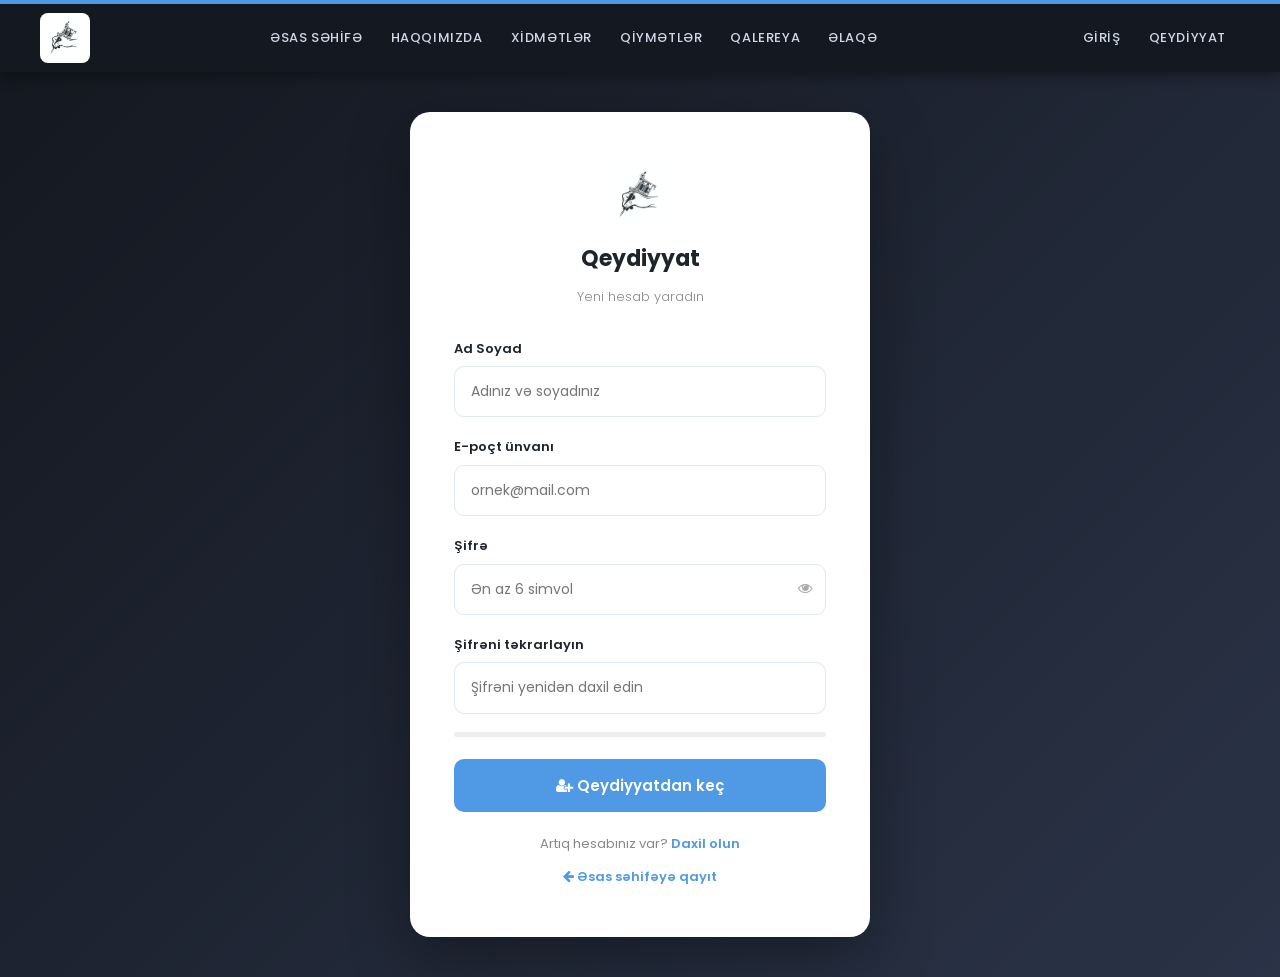
<file: register.html>
﻿<!DOCTYPE html>
<html lang="az">
<head>
  <meta charset="utf-8">
  <meta name="viewport" content="width=device-width, initial-scale=1">
  <title>Qeydiyyat – Tatu Salon</title>
  <link rel="stylesheet" href="css/bootstrap.min.css">
  <link rel="stylesheet" href="css/style.css">
  <link rel="stylesheet" href="css/custom.css">
  <link rel="stylesheet" href="https://netdna.bootstrapcdn.com/font-awesome/4.0.3/css/font-awesome.css">
</head>
<body>

<!-- Navbar -->
<div class="header_section">
  <nav class="navbar navbar-expand-lg navbar-light bg-light">
    <div class="logo"><a href="index.html"><img src="images/logo.jpg" height="50px" width="50px"></a></div>
    <button class="navbar-toggler" type="button" data-toggle="collapse" data-target="#navbarSupportedContent"
      aria-controls="navbarSupportedContent" aria-expanded="false" aria-label="Toggle navigation">
      <span class="navbar-toggler-icon"></span>
    </button>
    <div class="collapse navbar-collapse" id="navbarSupportedContent">
      <ul class="navbar-nav mr-auto">
        <li class="nav-item"><a class="nav-link" href="index.html">ƏSAS SƏHİFƏ</a></li>
        <li class="nav-item"><a class="nav-link" href="about.html">HAQQIMIZDA</a></li>
        <li class="nav-item"><a class="nav-link" href="service.html">XİDMƏTLƏR</a></li>
        <li class="nav-item"><a class="nav-link" href="price.html">QİYMƏTLƏR</a></li>
        <li class="nav-item"><a class="nav-link" href="gallery.html">QALEREYA</a></li>
        <li class="nav-item"><a class="nav-link" href="contact.html">ƏLAQƏ</a></li>
      </ul>
        <ul class="auth-nav-items navbar-nav" style="margin-left:auto !important;"></ul>
    </div>
  </nav>
</div>

<!-- Register Form -->
<div class="auth-page">
  <div class="auth-card">
    <div class="auth-logo">
      <img src="images/logo.jpg" alt="Logo">
      <h2>Qeydiyyat</h2>
      <p>Yeni hesab yaradın</p>
    </div>

    <div id="alertBox" class="alert-auth alert-error"></div>

    <form id="registerForm" novalidate>
      <div class="form-group-auth">
        <label class="form-label" for="name">Ad Soyad</label>
        <input id="name" type="text" class="form-input" placeholder="Adınız və soyadınız" required>
      </div>
      <div class="form-group-auth">
        <label class="form-label" for="email">E-poçt ünvanı</label>
        <input id="email" type="email" class="form-input" placeholder="ornek@mail.com" required>
      </div>
      <div class="form-group-auth">
        <label class="form-label" for="password">Şifrə</label>
        <div style="position:relative;">
          <input id="password" type="password" class="form-input" placeholder="Ən az 6 simvol" required style="padding-right:42px;">
          <span id="togglePwd" style="position:absolute;right:14px;top:50%;transform:translateY(-50%);cursor:pointer;color:#aaa;">
            <i class="fa fa-eye"></i>
          </span>
        </div>
      </div>
      <div class="form-group-auth">
        <label class="form-label" for="password2">Şifrəni təkrarlayın</label>
        <input id="password2" type="password" class="form-input" placeholder="Şifrəni yenidən daxil edin" required>
      </div>

      <!-- Password strength bar -->
      <div style="margin-bottom:16px;">
        <div style="height:5px;background:#eee;border-radius:4px;overflow:hidden;">
          <div id="strengthBar" style="height:100%;width:0%;background:#e84545;transition:all .3s;"></div>
        </div>
        <p id="strengthLabel" style="font-size:11px;color:#888;margin:4px 0 0;"></p>
      </div>

      <button type="submit" class="btn-primary-full">
        <i class="fa fa-user-plus"></i> Qeydiyyatdan keç
      </button>
    </form>

    <div class="auth-switch">
      Artıq hesabınız var? <a href="login.html">Daxil olun</a>
    </div>
    <div class="auth-switch" style="margin-top:10px;">
      <a href="index.html"><i class="fa fa-arrow-left"></i> Əsas səhifəyə qayıt</a>
    </div>
  </div>
</div>

<script src="js/jquery.min.js"></script>
<script src="js/bootstrap.bundle.min.js"></script>
<script src="js/auth.js"></script>
<script>
  // Redirect if already logged in
  if (Auth.getCurrentUser()) window.location.href = 'profile.html';

  // Toggle password
  document.getElementById('togglePwd').addEventListener('click', function () {
    const inp = document.getElementById('password');
    const icon = this.querySelector('i');
    if (inp.type === 'password') { inp.type = 'text'; icon.className = 'fa fa-eye-slash'; }
    else                         { inp.type = 'password'; icon.className = 'fa fa-eye'; }
  });

  // Password strength
  document.getElementById('password').addEventListener('input', function () {
    const val = this.value;
    const bar = document.getElementById('strengthBar');
    const lbl = document.getElementById('strengthLabel');
    let score = 0;
    if (val.length >= 6)  score++;
    if (val.length >= 10) score++;
    if (/[A-Z]/.test(val)) score++;
    if (/[0-9]/.test(val)) score++;
    if (/[^A-Za-z0-9]/.test(val)) score++;
    const colors = ['#e84545','#f97316','#eab308','#2bc48a','#16a34a'];
    const labels = ['Çox zəif','Zəif','Orta','Güclü','Çox güclü'];
    bar.style.width = (score * 20) + '%';
    bar.style.background = colors[score - 1] || '#eee';
    lbl.textContent = score ? labels[score - 1] : '';
  });

  document.getElementById('registerForm').addEventListener('submit', function (e) {
    e.preventDefault();
    const name      = document.getElementById('name').value.trim();
    const email     = document.getElementById('email').value.trim();
    const password  = document.getElementById('password').value;
    const password2 = document.getElementById('password2').value;
    const alertBox  = document.getElementById('alertBox');

    const showError = msg => {
      alertBox.textContent = msg;
      alertBox.className = 'alert-auth alert-error';
      alertBox.style.display = 'block';
    };

    if (!name || !email || !password || !password2) return showError('Bütün sahələri doldurun.');
    if (password.length < 6) return showError('Şifrə ən az 6 simvol olmalıdır.');
    if (password !== password2) return showError('Şifrələr uyğun gəlmir.');

    const emailRx = /^[^\s@]+@[^\s@]+\.[^\s@]+$/;
    if (!emailRx.test(email)) return showError('Düzgün e-poçt ünvanı daxil edin.');

    const result = Auth.register(name, email, password);
    if (result.ok) {
      alertBox.textContent = 'Qeydiyyat uğurla tamamlandı! Yönləndirilirsiniz...';
      alertBox.className = 'alert-auth alert-success';
      alertBox.style.display = 'block';
      setTimeout(() => { window.location.href = 'profile.html'; }, 900);
    } else {
      showError(result.msg);
    }
  });
</script>
</body>
</html>
</file>
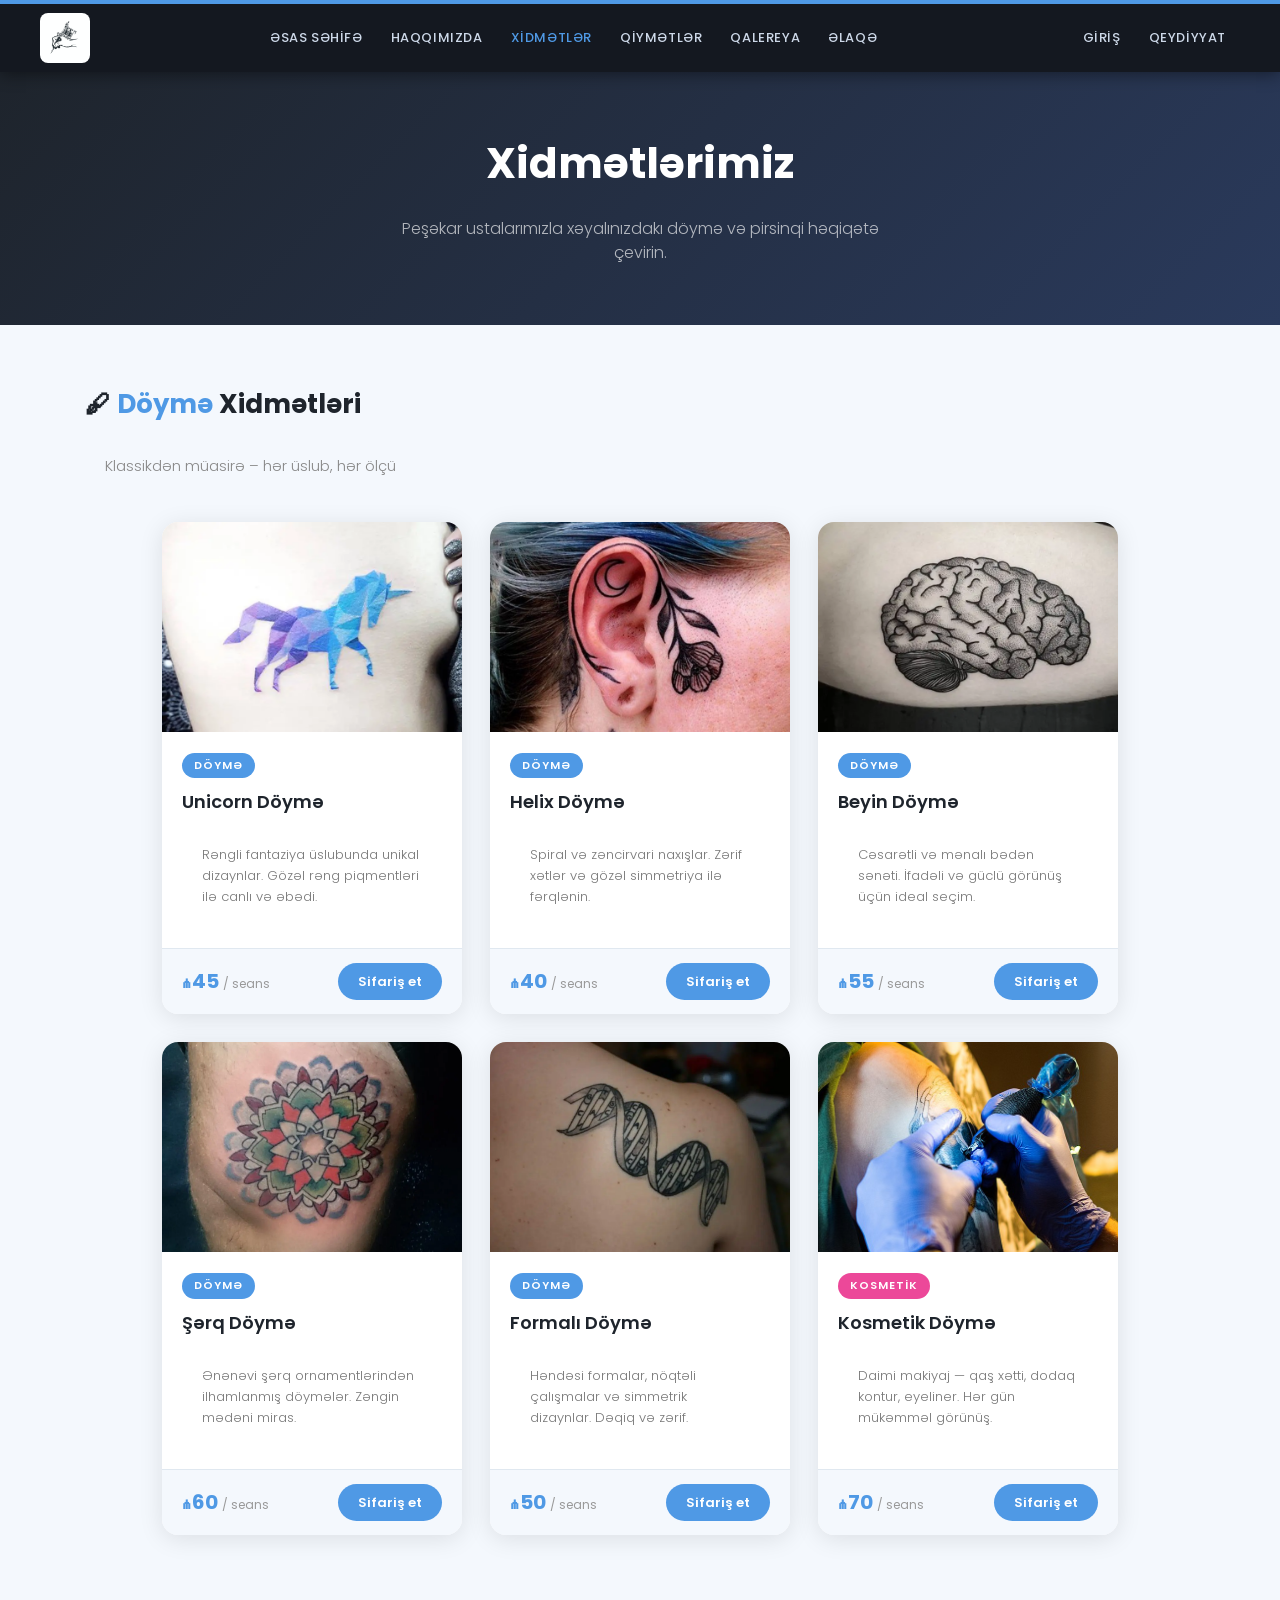
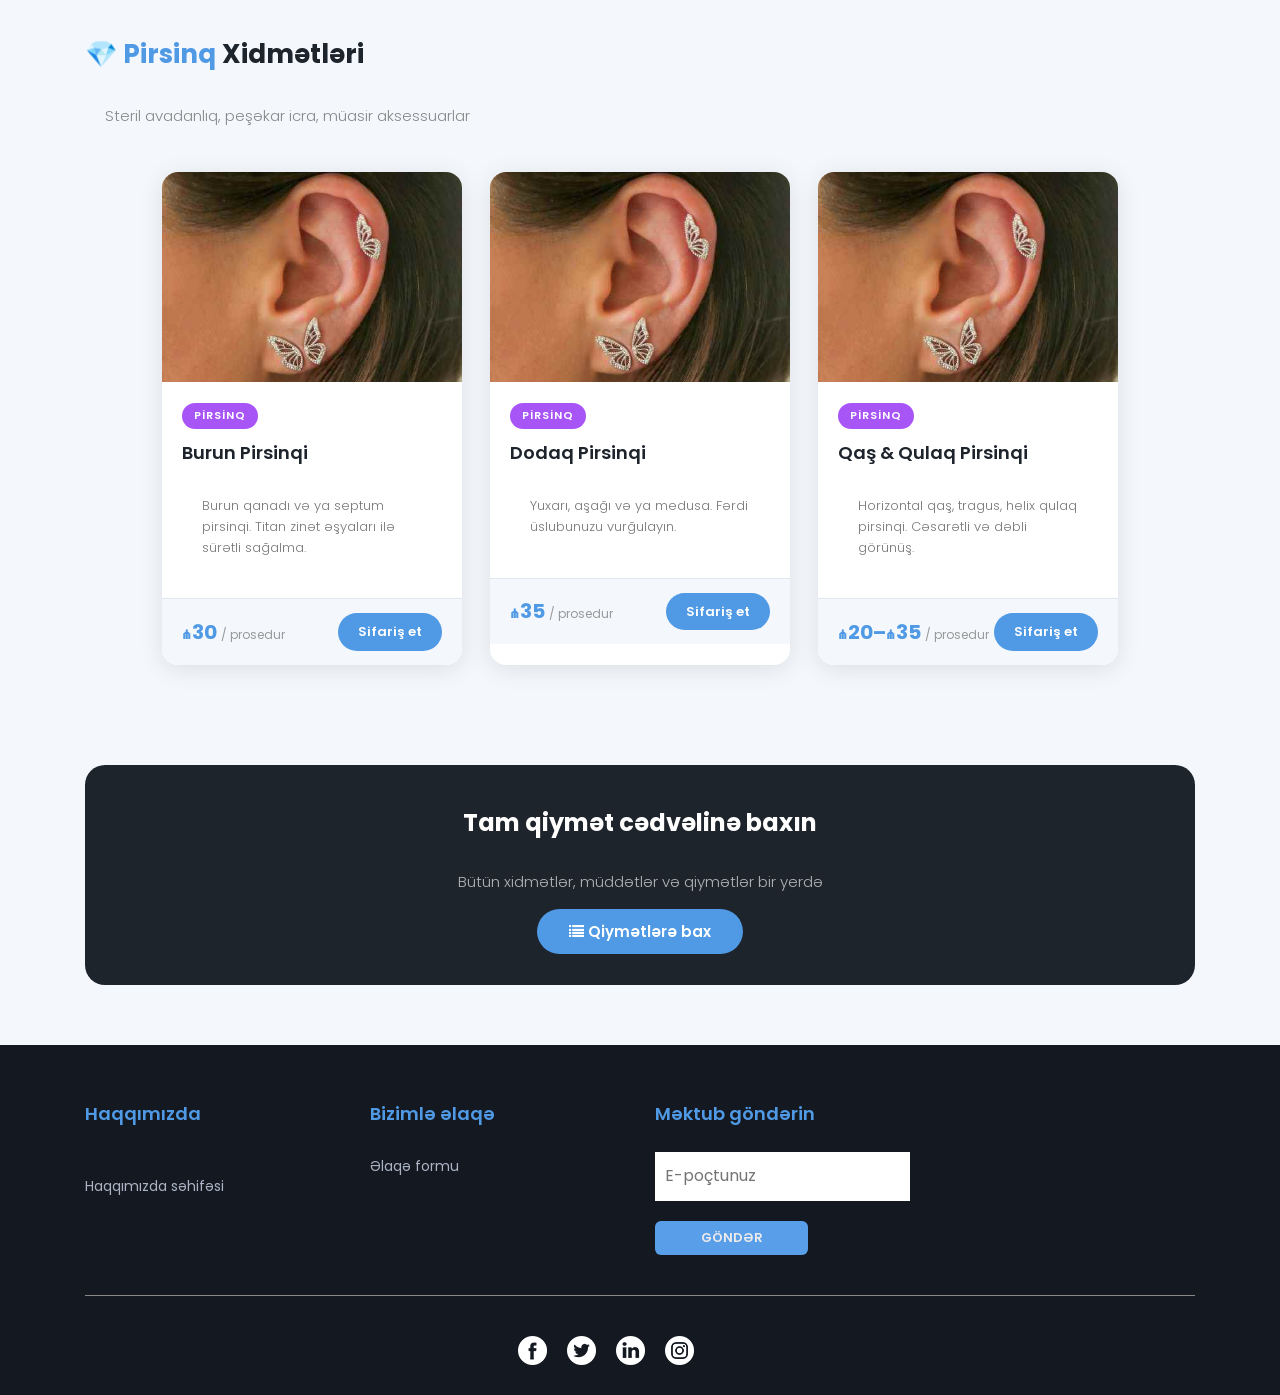
<file: service.html>
﻿<!DOCTYPE html>
<html lang="az">
<head>
  <meta charset="utf-8">
  <meta name="viewport" content="width=device-width, initial-scale=1">
  <title>Xidmətlər – Tatu Salon</title>
  <link rel="stylesheet" href="css/bootstrap.min.css">
  <link rel="stylesheet" href="css/style.css">
  <link rel="stylesheet" href="css/custom.css">
  <link rel="stylesheet" href="https://netdna.bootstrapcdn.com/font-awesome/4.0.3/css/font-awesome.css">
</head>
<body>

<!-- Navbar -->
<div class="header_section">
  <nav class="navbar navbar-expand-lg navbar-light bg-light">
    <div class="logo"><a href="index.html"><img src="images/logo.jpg" height="50px" width="50px"></a></div>
    <button class="navbar-toggler" type="button" data-toggle="collapse" data-target="#navbarSupportedContent"
      aria-controls="navbarSupportedContent" aria-expanded="false" aria-label="Toggle navigation">
      <span class="navbar-toggler-icon"></span>
    </button>
    <div class="collapse navbar-collapse" id="navbarSupportedContent">
      <ul class="navbar-nav mr-auto">
        <li class="nav-item"><a class="nav-link" href="index.html">ƏSAS SƏHİFƏ</a></li>
        <li class="nav-item"><a class="nav-link" href="about.html">HAQQIMIZDA</a></li>
        <li class="nav-item active"><a class="nav-link" href="service.html">XİDMƏTLƏR</a></li>
        <li class="nav-item"><a class="nav-link" href="price.html">QİYMƏTLƏR</a></li>
        <li class="nav-item"><a class="nav-link" href="gallery.html">QALEREYA</a></li>
        <li class="nav-item"><a class="nav-link" href="contact.html">ƏLAQƏ</a></li>
      </ul>
        <ul class="auth-nav-items navbar-nav" style="margin-left:auto !important;"></ul>
    </div>
  </nav>
</div>

<!-- Page Hero -->
<div style="background: linear-gradient(135deg, #1e242c, #2a3a5c); padding: 60px 20px; text-align:center;">
  <h1 style="color:#fff; font-size:42px; font-weight:700; margin-bottom:12px;">Xidmətlərimiz</h1>
  <p style="color:rgba(255,255,255,.65); font-size:16px; max-width:500px; margin:0 auto;">Peşəkar ustalarımızla xəyalınızdakı döymə və pirsinqi həqiqətə çevirin.</p>
</div>

<!-- Services Section -->
<div style="padding: 60px 0; background: #f4f8fd;">
  <div class="container">

    <!-- Category: Döymə -->
    <h2 class="section-title" style="text-align:left; font-size:26px; margin-bottom:6px;">
      🖋 <span>Döymə</span> Xidmətləri
    </h2>
    <p class="section-subtitle" style="text-align:left; margin-bottom:24px;">Klassikdən müasirə – hər üslub, hər ölçü</p>

    <div class="services-grid">
      <div class="service-card">
        <img src="images/unicorn.jpg.jpeg" alt="Unicorn Döymə">
        <div class="service-card-body">
          <span class="service-card-badge">Döymə</span>
          <h3>Unicorn Döymə</h3>
          <p>Rəngli fantaziya üslubunda unikal dizaynlar. Gözəl rəng piqmentləri ilə canlı və əbədi.</p>
        </div>
        <div class="service-card-footer">
          <div class="service-price">₼45 <span>/ seans</span></div>
          <a href="payment.html?service=Unicorn+D%C3%B6ym%C9%99" class="btn-order">Sifariş et</a>
        </div>
      </div>

      <div class="service-card">
        <img src="images/helix.jpg" alt="Helix Döymə">
        <div class="service-card-body">
          <span class="service-card-badge">Döymə</span>
          <h3>Helix Döymə</h3>
          <p>Spiral və zəncirvari naxışlar. Zərif xətlər və gözəl simmetriya ilə fərqlənin.</p>
        </div>
        <div class="service-card-footer">
          <div class="service-price">₼40 <span>/ seans</span></div>
          <a href="payment.html?service=Helix+D%C3%B6ym%C9%99" class="btn-order">Sifariş et</a>
        </div>
      </div>

      <div class="service-card">
        <img src="images/beyin_doymesi.jpg" alt="Beyin Döymə">
        <div class="service-card-body">
          <span class="service-card-badge">Döymə</span>
          <h3>Beyin Döymə</h3>
          <p>Cəsarətli və mənalı bədən sənəti. İfadəli və güclü görünüş üçün ideal seçim.</p>
        </div>
        <div class="service-card-footer">
          <div class="service-price">₼55 <span>/ seans</span></div>
          <a href="payment.html?service=Orta+D%C3%B6ym%C9%99" class="btn-order">Sifariş et</a>
        </div>
      </div>

      <div class="service-card">
        <img src="images/xalqdoyme.jpeg" alt="Şərq Döymə">
        <div class="service-card-body">
          <span class="service-card-badge">Döymə</span>
          <h3>Şərq Döymə</h3>
          <p>Ənənəvi şərq ornamentlərindən ilhamlanmış döymələr. Zəngin mədəni miras.</p>
        </div>
        <div class="service-card-footer">
          <div class="service-price">₼60 <span>/ seans</span></div>
          <a href="payment.html?service=%C5%9E%C9%99rq+D%C3%B6ym%C9%99" class="btn-order">Sifariş et</a>
        </div>
      </div>

      <div class="service-card">
        <img src="images/dntdoyme.jpg" alt="Formalı Döymə">
        <div class="service-card-body">
          <span class="service-card-badge">Döymə</span>
          <h3>Formalı Döymə</h3>
          <p>Həndəsi formalar, nöqtəli çalışmalar və simmetrik dizaynlar. Dəqiq və zərif.</p>
        </div>
        <div class="service-card-footer">
          <div class="service-price">₼50 <span>/ seans</span></div>
          <a href="payment.html?service=Formal%C4%B1+D%C3%B6ym%C9%99" class="btn-order">Sifariş et</a>
        </div>
      </div>

      <div class="service-card">
        <img src="images/tatoo.jpg" alt="Kosmetik Döymə">
        <div class="service-card-body">
          <span class="service-card-badge cosmetic">Kosmetik</span>
          <h3>Kosmetik Döymə</h3>
          <p>Daimi makiyaj — qaş xətti, dodaq kontur, eyeliner. Hər gün mükəmməl görünüş.</p>
        </div>
        <div class="service-card-footer">
          <div class="service-price">₼70 <span>/ seans</span></div>
          <a href="payment.html?service=Kosmetik+D%C3%B6ym%C9%99" class="btn-order">Sifariş et</a>
        </div>
      </div>
    </div>

    <!-- Category: Pirsinq -->
    <h2 class="section-title" style="text-align:left; font-size:26px; margin:50px 0 6px;">
      💎 <span>Pirsinq</span> Xidmətləri
    </h2>
    <p class="section-subtitle" style="text-align:left; margin-bottom:24px;">Steril avadanlıq, peşəkar icra, müasir aksessuarlar</p>

    <div class="services-grid">
      <div class="service-card">
        <img src="images/pirsinq.jpg" alt="Pirsinq">
        <div class="service-card-body">
          <span class="service-card-badge piercing">Pirsinq</span>
          <h3>Burun Pirsinqi</h3>
          <p>Burun qanadı və ya septum pirsinqi. Titan zinət əşyaları ilə sürətli sağalma.</p>
        </div>
        <div class="service-card-footer">
          <div class="service-price">₼30 <span>/ prosedur</span></div>
          <a href="payment.html?service=Burun+Pirsinqi" class="btn-order">Sifariş et</a>
        </div>
      </div>

      <div class="service-card">
        <img src="images/pirsinq.jpg" alt="Dodaq Pirsinqi">
        <div class="service-card-body">
          <span class="service-card-badge piercing">Pirsinq</span>
          <h3>Dodaq Pirsinqi</h3>
          <p>Yuxarı, aşağı və ya medusa. Fərdi üslubunuzu vurğulayın.</p>
        </div>
        <div class="service-card-footer">
          <div class="service-price">₼35 <span>/ prosedur</span></div>
          <a href="payment.html?service=Dodaq+Pirsinqi" class="btn-order">Sifariş et</a>
        </div>
      </div>

      <div class="service-card">
        <img src="images/pirsinq.jpg" alt="Qaş Pirsinqi">
        <div class="service-card-body">
          <span class="service-card-badge piercing">Pirsinq</span>
          <h3>Qaş &amp; Qulaq Pirsinqi</h3>
          <p>Horizontal qaş, tragus, helix qulaq pirsinqi. Cəsarətli və dəbli görünüş.</p>
        </div>
        <div class="service-card-footer">
          <div class="service-price">₼20–₼35 <span>/ prosedur</span></div>
          <a href="payment.html?service=Qulaq+Pirsinqi" class="btn-order">Sifariş et</a>
        </div>
      </div>
    </div>

    <!-- CTA -->
    <div style="text-align:center; margin-top:50px; padding:40px; background:#1e242c; border-radius:20px;">
      <h3 style="color:#fff; font-size:24px; font-weight:700; margin-bottom:12px;">Tam qiymət cədvəlinə baxın</h3>
      <p style="color:rgba(255,255,255,.65); margin-bottom:24px;">Bütün xidmətlər, müddətlər və qiymətlər bir yerdə</p>
      <a href="price.html" class="btn-order" style="font-size:15px; padding:12px 32px;">
        <i class="fa fa-list"></i> Qiymətlərə bax
      </a>
    </div>

  </div>
</div>

<!-- Footer -->
<div class="section_footer">
  <div class="container">
    <div class="footer_section_2">
      <div class="row">
        <div class="col-sm-6 col-md-6 col-lg-3 useful_link">
          <h2 class="account_text">Haqqımızda</h2>
          <p class="ipsum_text_2"><li><a href="about.html">Haqqımızda səhifəsi</a></li></p>
        </div>
        <div class="col-sm-6 col-md-6 col-lg-3">
          <h2 class="account_text">Bizimlə əlaqə</h2>
          <div class="useful_link"><ul><li><a href="contact.html">Əlaqə formu</a></li></ul></div>
        </div>
        <div class="col-sm-6 col-md-6 col-lg-3">
          <h2 class="account_text">Məktub göndərin</h2>
          <input type="email" class="email_text" placeholder="E-poçtunuz">
          <button class="subscribr_bt">GÖNDƏR</button>
        </div>
      </div>
    </div>
  </div>
  <div class="social_icon">
    <ul>
      <li><a href="#"><img src="images/fb-icon.png"></a></li>
      <li><a href="#"><img src="images/twitter-icon.png"></a></li>
      <li><a href="#"><img src="images/linkdin-icon.png"></a></li>
      <li><a href="#"><img src="images/instagram-icon.png"></a></li>
    </ul>
  </div>
</div>

<script src="js/jquery.min.js"></script>
<script src="js/bootstrap.bundle.min.js"></script>
<script src="js/auth.js"></script>
</body>
</html>
</file>
<file: css/style.css>
/*--------------------------------------------------------------------- File Name: style.css ---------------------------------------------------------------------*/


/*--------------------------------------------------------------------- import Fonts ---------------------------------------------------------------------*/

@import url('https://fonts.googleapis.com/css?family=Rajdhani:300,400,500,600,700');
@import url('https://fonts.googleapis.com/css?family=Poppins:100,100i,200,200i,300,300i,400,400i,500,500i,600,600i,700,700i,800,800i,900,900i');
@font-face {
font-family: "Righteous";
src: url("../fonts/Righteous-Regular.ttf");
src: url("../fonts/Lato-Regular.ttf");
}
/*****---------------------------------------- 1) font-family: 'Rajdhani', sans-serif;
 2) font-family: 'Poppins', sans-serif;
 ----------------------------------------*****/


/*--------------------------------------------------------------------- import Files ---------------------------------------------------------------------*/

@import url(animate.min.css);
@import url(normalize.css);
@import url(icomoon.css);
@import url(css/font-awesome.min.css);
@import url(meanmenu.css);
@import url(owl.carousel.min.css);
@import url(swiper.min.css);
@import url(slick.css);
@import url(jquery.fancybox.min.css);
@import url(jquery-ui.css);
@import url(nice-select.css);

/*--------------------------------------------------------------------- skeleton ---------------------------------------------------------------------*/

* {
     box-sizing: border-box !important;
     transition: ease all 0.5s;
}

html {
     scroll-behavior: smooth;
}

body {
     color: #666666;
     font-size: 14px;
     font-family:Poppins;
     line-height: 1.80857;
     font-weight: normal;
     overflow-x: hidden;
}

a {
     color: #1f1f1f;
     text-decoration: none !important;
     outline: none !important;
     -webkit-transition: all .3s ease-in-out;
     -moz-transition: all .3s ease-in-out;
     -ms-transition: all .3s ease-in-out;
     -o-transition: all .3s ease-in-out;
     transition: all .3s ease-in-out;
}

h1,
h2,
h3,
h4,
h5,
h6 {
     letter-spacing: 0;
     font-weight: normal;
     position: relative;
     padding: 0 0 10px 0;
     font-weight: normal;
     line-height: normal;
     color: #111111;
     margin: 0
}

h1 {
     font-size: 24px
}

h2 {
     font-size: 22px
}

h3 {
     font-size: 18px
}

h4 {
     font-size: 16px
}

h5 {
     font-size: 14px
}

h6 {
     font-size: 13px
}

*,
*::after,
*::before {
     -webkit-box-sizing: border-box;
     -moz-box-sizing: border-box;
     box-sizing: border-box;
}

h1 a,
h2 a,
h3 a,
h4 a,
h5 a,
h6 a {
     color: #212121;
     text-decoration: none!important;
     opacity: 1
}

button:focus {
     outline: none;
}

ul,
li,
ol {
     margin: 0px;
     padding: 0px;
     list-style: none;
}

p {
     margin: 20px;
     font-weight: 300;
     font-size: 15px;
     line-height: 24px;
}

a {
     color: #222222;
     text-decoration: none;
     outline: none !important;
}

a,
.btn {
     text-decoration: none !important;
     outline: none !important;
     -webkit-transition: all .3s ease-in-out;
     -moz-transition: all .3s ease-in-out;
     -ms-transition: all .3s ease-in-out;
     -o-transition: all .3s ease-in-out;
     transition: all .3s ease-in-out;
}

img {
     max-width: 100%;
     height: auto;
}

 :focus {
     outline: 0;
}

.paddind_bottom_0 {
     padding-bottom: 0 !important;
}

.btn-custom {
     margin-top: 20px;
     background-color: transparent !important;
     border: 2px solid #ddd;
     padding: 12px 40px;
     font-size: 16px;
}

.lead {
     font-size: 18px;
     line-height: 30px;
     color: #767676;
     margin: 0;
     padding: 0;
}

.form-control:focus {
     border-color: #ffffff !important;
     box-shadow: 0 0 0 .2rem rgba(255, 255, 255, .25);
}

.navbar-form input {
     border: none !important;
}

.badge {
     font-weight: 500;
}

blockquote {
     margin: 20px 0 20px;
     padding: 30px;
}

button {
     border: 0;
     margin: 0;
     padding: 0;
     cursor: pointer;
}

.full {
     float: left;
     width: 100%;
}

.layout_padding {
     padding-top: 90px;
     padding-bottom: 0px;
}

.padding_0{
     padding: 0px;
}

.logo {
    width: 18%;
    float: left;
}
.navbar {
    padding: 20px 30px;
}
.navbar-expand-lg .navbar-nav .nav-link {
    padding-right: 10px;
    padding-left: 10px;
    font-size: 18px;
}
.bg-light {
    background-color: #fefeff !important;
    box-shadow: 0px 0px 10px 0px;
    border-top: 45px solid #333a44;
}
.navbar-light .navbar-nav .nav-link {
    color: #24292f;
    font-weight: 500;
}
.navbar-light .navbar-nav .nav-link:focus, .navbar-light .navbar-nav .nav-link:hover {
    color: #4f99e5;
}

.navbar-light .navbar-nav .active>.nav-link, .navbar-light .navbar-nav .nav-link.active, .navbar-light .navbar-nav .nav-link.show, .navbar-light .navbar-nav .show>.nav-link {
    color: #4f99e5;
}

.banner_section {
    width: 100%;
    float: left;
    background-image: url(../images/banner-bg.png);
    height: auto;
    padding-bottom: 200px;
    background-size: cover;
}
.image_1 {
    width: 100%;
    float: left;
    padding-top: 40px;
}

.video_text{
    width: 100%;
    float: left;
    font-size: 50px;
    color: #fefeff;
    font-weight: 600;
    text-transform: uppercase;

}
.controller_text {
    width: 100%;
    float: left;
    font-size: 70px;
    color: #599ee9;
    font-weight: 600;
    text-transform: uppercase;
    line-height: 50px;
}
.banner_text {
    width: 100%;
    float: left;
    font-size: 16px;
    color: #fefeff;
    font-weight: 500;
    margin-left: 0px;
    padding-top: 50px;
}

.shop_bt {
    width: 35%;
    float: left;
    font-size: 18px;
    text-align: center;
    background-color: #fcfcfd;
    color: #191919;
    border-left: 10px solid #599ee9;
    border-radius: 30px;
    border-right: 10px solid #599ee9;
    border-top: 4px solid #599ee9;
    border-bottom: 4px solid #599ee9;
    padding: 5px 0px;
    margin-top: 40px;
}

.shop_bt a{
    color: #191919;
}
.shop_bt a:hover{
    color: #599ee9;
}

#my_slider a.carousel-control-prev {
    position: absolute;
    left: 15px;
    top: 115%;
    background-color: #599ee9;
}
#my_slider .carousel-control-prev, #my_slider .carousel-control-next {
    width: 65px;
    height: 65px;
    background: #ffffff;
    opacity: 1;
    font-size: 30px;
    color: #000;
    border-radius: 100px;
}

#my_slider .carousel-control-prev:hover, #my_slider .carousel-control-next:hover, #my_slider .carousel-control-prev:focus, #my_slider .carousel-control-next:focus {
    background: #599ee9;
    color: #fff;
}
#my_slider a.carousel-control-next {
    position: absolute;
    left:100px;
    top: 115%;
}

.about_section{
    width: 100%;
    float: left;
    background-color: #f2f7fd;
    height: auto;
    padding-bottom: 90px;
}

.image_2 {
    width: 100%;
    float: left;
    padding-top: 50px;
}

.about_text{
    width: 100%;
    float: left;
    font-size: 50px;
    color: #2d343e;
    font-weight: 600;
    text-transform: uppercase;
    text-align: right;
}

.lorem_text{
    width: 100%;
    float: left;
    font-size: 16px;
    color: #2d343e;
    margin-left: 0px;
    text-align: right;
}

.shop_bt_2 {
    width: 35%;
    float: right;
    font-size: 18px;
    text-align: center;
    background-color: #fcfcfd;
    color: #191919;
    border-left: 10px solid #599ee9;
    border-radius: 30px;
    border-right: 10px solid #599ee9;
    border-top: 4px solid #599ee9;
    border-bottom: 4px solid #599ee9;
    padding: 5px 0px;
    margin-top: 40px;
}

.shop_bt_2 a{
    color: #191919;
}
.shop_bt_2 a:hover{
    color: #599ee9;
}

.product_section{
    width: 100%;
    float: left;
}
.product_section_2 {
    width: 100%;
    float: left;
}

.product_text{
    width: 100%;
    float: left;
    font-size: 50px;
    color: #24292f;
    font-weight: 600;
    text-transform: uppercase;
    text-align: center;
}

.long_text{
    width: 100%;
    float: left;
    font-size: 16px;
    color: #363636;
    margin-left: 0px;
    text-align: center;
}
.price_text {
    width: 100%;
    float: left;
    font-size: 30px;
    color: #5ca0e9;
    font-weight: 600;
    text-transform: uppercase;
    text-align: center;
    padding-top: 40px;
}

.game_text {
    width: 100%;
    float: left;
    font-size: 30px;
    color: #2d343e;
    text-align: center;
}

.see_main{
    width: 17%;
    margin: 0 auto;
    text-align: center;
}

.see_bt {
    width: 100%;
    float: right;
    font-size: 18px;
    text-align: center;
    background-color: #fcfcfd;
    color: #191919;
    border-left: 10px solid #599ee9;
    border-radius: 30px;
    border-right: 10px solid #599ee9;
    border-top: 4px solid #599ee9;
    border-bottom: 4px solid #599ee9;
    padding: 5px 0px;
    margin-top: 40px;
}

.see_bt a{
    color: #191919;
}
.see_bt a:hover{
    color: #599ee9;
}

.video_section{
    width: 100%;
    float: left;
    background-image: url(../images/video-bg.png);
    height: auto;
    margin-top: 90px;
}

.video_text_2{
    width: 100%;
    float: left;
    font-size: 50px;
    color: #599ee9;
    font-weight: 600;
    text-transform: uppercase;

}
.controller_text_2 {
    width: 100%;
    float: left;
    font-size: 58px;
    color: #fefeff;
    font-weight: 600;
    text-transform: uppercase;
    line-height: 50px;
}
.banner_text_2 {
    width: 100%;
    float: left;
    font-size: 16px;
    color: #fefeff;
    font-weight: 500;
    margin-left: 0px;
    padding-top: 50px;
}

.testimonial_section{
    width: 100%;
    float: left;
}
.testimonial_text{
    width: 100%;
    float: left;
    font-size: 46px;
    font-weight: bold;
    text-align: center;
    color: #191919;
    text-transform: uppercase;
}

.ipsum_text{
    width: 100%;
    float: left;
    font-size: 16px;
    color: #191919;
    text-align: center;
    margin-left: 0px;
}

.testimonial_section_2 {
    width: 100%;
    float: left;
    padding-top: 50px;
}
.box_main {
    width: 75%;
    margin: 0 auto;
    text-align: center;
    border: 2px solid #424242;
    padding: 40px;
    border-radius: 20px;
    display: flow-root;
}

.quote_icon{
    width: 100%;
    float: left;
    text-align: left;
}

.dolor_text {
    width: 100%;
    float: left;
    font-size: 16px;
    color: #191919;
    text-align: left;
    margin-left: 0;
}

.client_main{
    width: 45%;
    float: left;
    background-color: #599ee9;
    height: auto;
}

.client_left{
    width: 50%;
    float: left;
    text-align: left;
}

.client_right {
    width: 50%;
    float: left;
    text-align: left;
    padding-top: 25px;
    position: relative;
    left: -60px;
}

.images_5{
    width: 100%;
    float: left;
    padding-left: 15px;
}

.sandy_text{
    width: 100%;
    float: left;
    font-size: 20px;
    color: #fefeff;
}

.sandy_text_1{
    width: 100%;
    float: left;
    font-size: 18px;
    color: #191919;
    margin-left: 0px;
    margin-top: 0px;
}

.contact_section{
    width: 100%;
    float: left;
    background-color: #f2f7fd;
    height: auto;
    padding-bottom: 90px;
    margin-top: 90px;
}

.image_6{
    width: 100%;
    float: left;
}

.email_box {
    width: 100%;
    float: left;
    /* background-color: #ffffff; */
    /* border-radius: 20px; */
    height: auto;
    /* padding: 50px 20px; */
    /* opacity: 0.80; */
}

.email-bt {
    color: #000000;
    width: 100%;
    height: 55px;
    font-size: 18px;
    padding: 20px 20px 0px 0px;
    background: transparent;
    border: 0px;
    border-bottom: 1px solid #888686;
}

.massage-bt {
    color: #000000;
    width: 100%;
    height: 80px;
    font-size: 18px;
    padding: 36px 20px 10px 0px;
    background: transparent;
    border: 0px;
    border-bottom: 1px solid #888686;
}

.send_btn {
    padding-left: 15px;
    width: 100%;
    margin: 0 auto;
    text-align: center;
}

.main_bt {
    background: #ed1c24;
    border: none;
    color: #faf9f9;
    width: 160px;
    height: 58px;
    font-size: 24px;
    padding-top: 3px;
    border-radius: 30px;
    margin-left: 15px;
    text-align: center;
    padding-top: 8px;
    margin-top: 60px;
}
.main_bt a {
    color: #faf9f9;
}

.main_bt a:hover{
    color: #000;
}

.ipsum_text_2 {
    width: 100%;
    float: left;
    font-size: 16px;
    color: #ffffff;
    margin-left: 0px;
    margin-top: 0px;
}

.section_footer {
    width: 100%;
    float: left;
    background-color: rgb(41, 40, 40);
    height: auto;
    padding-top: 30px;
    padding-bottom: 30px;
}

.account_text {
    width: 100%;
    float: left;
    font-size: 28px;
    color: rgb(235, 235, 235);
    font-weight: bold;
    padding: 25px 0px;
}

.email_text {
    width: 100%;
    float: left;
    font-size: 12pt;
    color: #eceaea;
    background-color: #ffffff;
    padding: 10px;
    border: 0px;
}

.subscribr_bt {
    width: 60%;
    float: left;
    font-size: 16pt;
    color: #eceaea;
    background-color: #599ee9;
    padding: 5px 0px;
    border: 0px;
    text-align: center;
    margin-top: 20px;
    font-weight: 600;
}

.useful_link{
    width: 100%;
    float: left;
}
.useful_link ul{
    margin: 0px;
    padding: 0px;
}

.useful_link li{
    color: #ffffff;
    font-size: 16px;
}

.useful_link li a{
    color: #ffffff;
}

.useful_link li a:hover{
    color: #599ee9;
}

.footer_section_2 {
    width: 100%;
    float: left;
    border-bottom: 1px solid #898989;
    padding-bottom: 40px;
}

.social_icon {
    width: 19%;
    margin: 0 auto;
    text-align: center;
}

.social_icon ul{
    margin: 0px;
    padding: 0px;
}

.social_icon li {
    float: left;
    padding-right: 20px;
    padding-top: 40px;
}

.copyright_section{
    width: 100%;
    float: left;
    background-color: #599ee9;
    height: auto;
}

.copyright_text{
    width: 100%;
    float: left;
    font-size: 16px;
    color: #ffffff;
    text-align: center;
    margin-left: 0px;
}

.copyright_text a{
    color: #ffffff;
}

.copyright_text a:hover{
    color: #000;
}


.margin_top_0{
    margin-top: 90px;
}

.padding_top_0{
    margin-top: 0px;
}

.margin_top_2{
    margin-top: 90px;
}

.padding_video_0{
    margin-top: 0px; 
}
</file>
<file: css/custom.css>
/* =============================================================
   custom.css  –  Modern overrides & new page styles
   ============================================================= */

/* ---------- Google Font ---------- */
@import url('https://fonts.googleapis.com/css2?family=Poppins:wght@300;400;500;600;700&display=swap');

/* ---------- CSS Variables ---------- */
:root {
  --blue:    #4f99e5;
  --dark:    #1e242c;
  --darker:  #141820;
  --light-bg:#f4f8fd;
  --white:   #ffffff;
  --red:     #e84545;
  --success: #2bc48a;
  --border:  #e0e8f0;
  --text:    #4a4a4a;
  --shadow:  0 4px 24px rgba(0,0,0,.10);
}

/* ---------- Global Reset overrides ---------- */
body { font-family: 'Poppins', sans-serif; color: var(--text); }

/* ---------- Navbar ---------- */
.header_section .navbar {
  padding: 0 40px;
  border-top: 4px solid var(--blue);
  background: var(--darker) !important;
  box-shadow: 0 2px 16px rgba(0,0,0,.45);
}

.header_section .logo img {
  border-radius: 8px;
  object-fit: cover;
}

.navbar-light .navbar-nav .nav-link {
  color: #cdd8e8 !important;
  font-size: 13px;
  font-weight: 500;
  letter-spacing: .6px;
  padding: 22px 14px !important;
  text-transform: uppercase;
  transition: color .2s;
}

.navbar-light .navbar-nav .nav-link:hover,
.navbar-light .navbar-nav .active > .nav-link,
.navbar-light .navbar-nav .nav-link.active {
  color: var(--blue) !important;
}

.nav-profile-link { font-weight: 600 !important; color: var(--blue) !important; }

/* ---------- Hero / Banner ---------- */
.banner_section { background-attachment: fixed; }
.controller_text { font-size: 62px; }

/* ---------- Section Headings ---------- */
.section-title {
  font-size: 38px;
  font-weight: 700;
  color: var(--dark);
  text-align: center;
  margin-bottom: 10px;
}
.section-title span { color: var(--blue); }
.section-subtitle {
  text-align: center;
  color: #888;
  font-size: 15px;
  margin-bottom: 40px;
}

/* ---------- Service Cards ---------- */
.services-grid { display: flex; flex-wrap: wrap; gap: 28px; justify-content: center; padding: 20px 0 50px; }

.service-card {
  background: var(--white);
  border-radius: 16px;
  overflow: hidden;
  box-shadow: var(--shadow);
  width: 300px;
  transition: transform .3s, box-shadow .3s;
  position: relative;
}
.service-card:hover { transform: translateY(-6px); box-shadow: 0 12px 36px rgba(79,153,229,.20); }

.service-card img {
  width: 100%;
  height: 210px;
  object-fit: cover;
}

.service-card-body { padding: 20px; }

.service-card-badge {
  display: inline-block;
  background: var(--blue);
  color: #fff;
  font-size: 11px;
  font-weight: 600;
  letter-spacing: 1px;
  text-transform: uppercase;
  border-radius: 20px;
  padding: 3px 12px;
  margin-bottom: 10px;
}

.service-card-badge.piercing  { background: #a855f7; }
.service-card-badge.permanent { background: #f97316; }
.service-card-badge.cosmetic  { background: #ec4899; }

.service-card h3 { font-size: 18px; font-weight: 600; color: var(--dark); margin-bottom: 6px; }
.service-card p  { font-size: 13px; color: #777; line-height: 1.6; }

.service-card-footer {
  display: flex;
  align-items: center;
  justify-content: space-between;
  padding: 14px 20px;
  border-top: 1px solid var(--border);
  background: var(--light-bg);
}

.service-price { font-size: 20px; font-weight: 700; color: var(--blue); }
.service-price span { font-size: 12px; font-weight: 400; color: #999; }

.btn-order {
  background: var(--blue);
  color: #fff;
  border: none;
  border-radius: 24px;
  padding: 7px 20px;
  font-size: 13px;
  font-weight: 600;
  cursor: pointer;
  text-decoration: none;
  transition: background .2s, transform .2s;
}
.btn-order:hover { background: #2176d4; color: #fff; transform: scale(1.04); }

/* ---------- Auth Pages ---------- */
.auth-page {
  min-height: 100vh;
  background: linear-gradient(135deg, var(--darker) 0%, #2a3347 100%);
  display: flex;
  align-items: center;
  justify-content: center;
  padding: 40px 16px;
}

.auth-card {
  background: var(--white);
  border-radius: 20px;
  padding: 48px 44px;
  width: 100%;
  max-width: 460px;
  box-shadow: 0 20px 60px rgba(0,0,0,.35);
  animation: fadeUp .5s ease;
}

@keyframes fadeUp {
  from { opacity: 0; transform: translateY(30px); }
  to   { opacity: 1; transform: translateY(0); }
}

.auth-logo {
  text-align: center;
  margin-bottom: 28px;
}
.auth-logo img { width: 70px; height: 70px; border-radius: 12px; object-fit: cover; }
.auth-logo h2 { font-size: 22px; font-weight: 700; color: var(--dark); margin-top: 12px; }
.auth-logo p  { font-size: 13px; color: #888; margin: 0; }

.form-label { font-size: 13px; font-weight: 600; color: var(--dark); margin-bottom: 6px; display: block; }

.form-input {
  width: 100%;
  padding: 12px 16px;
  border: 1.5px solid var(--border);
  border-radius: 10px;
  font-size: 14px;
  outline: none;
  transition: border .2s, box-shadow .2s;
  color: var(--text);
}
.form-input:focus { border-color: var(--blue); box-shadow: 0 0 0 3px rgba(79,153,229,.15); }

.form-group-auth { margin-bottom: 18px; }

.btn-primary-full {
  width: 100%;
  padding: 13px;
  background: var(--blue);
  border: none;
  border-radius: 10px;
  color: #fff;
  font-size: 15px;
  font-weight: 600;
  cursor: pointer;
  transition: background .2s, transform .2s;
  margin-top: 6px;
}
.btn-primary-full:hover { background: #2176d4; transform: translateY(-1px); }

.auth-switch { text-align: center; font-size: 13px; margin-top: 20px; color: #888; }
.auth-switch a { color: var(--blue); font-weight: 600; }

.alert-auth {
  padding: 10px 14px;
  border-radius: 8px;
  font-size: 13px;
  margin-bottom: 16px;
  display: none;
}
.alert-error   { background: #fef0f0; color: #c53030; border: 1px solid #f5c6c6; }
.alert-success { background: #f0fef5; color: #1a7a46; border: 1px solid #b3e8cc; }

/* ---------- Profile Page ---------- */
.profile-page { background: var(--light-bg); min-height: 100vh; padding: 60px 0; }

.profile-card {
  background: var(--white);
  border-radius: 20px;
  box-shadow: var(--shadow);
  overflow: hidden;
  margin-bottom: 30px;
}

.profile-header {
  background: linear-gradient(135deg, var(--dark), #2a3a5c);
  padding: 40px;
  text-align: center;
  color: #fff;
}

.profile-avatar {
  width: 90px; height: 90px;
  border-radius: 50%;
  background: var(--blue);
  display: flex; align-items: center; justify-content: center;
  font-size: 36px; font-weight: 700; color: #fff;
  margin: 0 auto 16px;
  border: 4px solid rgba(255,255,255,.3);
}

.profile-header h2 { font-size: 22px; font-weight: 700; color: #fff; margin-bottom: 4px; }
.profile-header p  { font-size: 14px; color: rgba(255,255,255,.65); margin: 0; }

.profile-body { padding: 32px; }

.profile-stats {
  display: flex; gap: 20px; margin-bottom: 30px; flex-wrap: wrap;
}
.stat-box {
  flex: 1; min-width: 110px;
  background: var(--light-bg);
  border-radius: 12px;
  padding: 18px;
  text-align: center;
}
.stat-box .num { font-size: 26px; font-weight: 700; color: var(--blue); }
.stat-box .lbl { font-size: 12px; color: #888; }

.orders-table { width: 100%; border-collapse: collapse; font-size: 14px; }
.orders-table th {
  background: var(--dark); color: #fff;
  padding: 12px 16px; text-align: left; font-weight: 600;
}
.orders-table td { padding: 12px 16px; border-bottom: 1px solid var(--border); color: var(--text); }
.orders-table tr:hover td { background: var(--light-bg); }

.badge-status {
  display: inline-block; padding: 3px 12px; border-radius: 20px;
  font-size: 11px; font-weight: 600;
}
.badge-waiting  { background: #fff3cd; color: #856404; }
.badge-done     { background: #d1f5e2; color: #0a6640; }
.badge-cancelled{ background: #fde8e8; color: #9b1c1c; }

/* ---------- Payment Page ---------- */
.payment-page { background: var(--light-bg); min-height: 100vh; padding: 60px 0; }

.payment-wrapper { display: flex; gap: 30px; flex-wrap: wrap; }

.payment-form-card, .payment-summary-card {
  background: var(--white);
  border-radius: 20px;
  box-shadow: var(--shadow);
  padding: 36px;
}
.payment-form-card { flex: 2; min-width: 300px; }
.payment-summary-card { flex: 1; min-width: 260px; }

.payment-summary-card h3 { font-size: 18px; font-weight: 700; color: var(--dark); margin-bottom: 20px; }
.summary-row { display: flex; justify-content: space-between; font-size: 14px; padding: 8px 0; border-bottom: 1px solid var(--border); }
.summary-row:last-child { border: none; font-weight: 700; font-size: 16px; color: var(--blue); }

.card-icons { display: flex; gap: 10px; margin-bottom: 16px; }
.card-icon { width: 48px; height: 30px; border-radius: 5px; background: var(--light-bg); display: flex; align-items: center; justify-content: center; font-size: 18px; }

.input-row { display: flex; gap: 14px; }
.input-row .form-group-auth { flex: 1; }

.section-divider { font-size: 13px; font-weight: 700; color: var(--dark); text-transform: uppercase; letter-spacing: 1px; margin: 22px 0 16px; border-bottom: 2px solid var(--border); padding-bottom: 8px; }

/* ---------- Price Page ---------- */
.price-page { padding: 70px 0; background: var(--white); }
.price-hero { text-align: center; background: linear-gradient(135deg, var(--darker), #2a3a5c); padding: 70px 20px; color: #fff; }
.price-hero h1 { font-size: 46px; font-weight: 700; color: #fff; }
.price-hero p  { color: rgba(255,255,255,.7); font-size: 16px; max-width: 540px; margin: 0 auto; }

.price-table-wrap { overflow-x: auto; margin: 50px auto; max-width: 900px; padding: 0 16px; }
.price-table { width: 100%; border-collapse: collapse; font-size: 14px; border-radius: 12px; overflow: hidden; box-shadow: var(--shadow); }
.price-table thead tr { background: var(--dark); color: #fff; }
.price-table th { padding: 16px 20px; font-weight: 600; text-align: left; }
.price-table td { padding: 14px 20px; border-bottom: 1px solid var(--border); }
.price-table tr:last-child td { border: none; }
.price-table tr:hover td { background: var(--light-bg); }
.cat-label { display: inline-block; padding: 3px 10px; border-radius: 20px; font-size: 11px; font-weight: 600; }

/* ---------- Gallery ---------- */
.gallery-grid { display: grid; grid-template-columns: repeat(auto-fill, minmax(240px,1fr)); gap: 16px; }
.gallery-item { border-radius: 12px; overflow: hidden; position: relative; }
.gallery-item img { width: 100%; height: 220px; object-fit: cover; display: block; transition: transform .4s; }
.gallery-item:hover img { transform: scale(1.07); }

/* ---------- Footer overrides ---------- */
.section_footer { background: var(--darker); }
.account_text   { color: var(--blue) !important; font-size: 18px !important; font-weight: 600 !important; }
.ipsum_text_2 a, .useful_link li a { color: #aab4c4 !important; font-size: 14px; }
.ipsum_text_2 a:hover, .useful_link li a:hover { color: var(--blue) !important; }
.subscribr_bt { border-radius: 6px; font-size: 13px !important; }

/* push auth items to far right in navbar — handled via inline style on element */

@media (max-width: 768px) {
  .controller_text { font-size: 38px; }
  .auth-card { padding: 32px 22px; }
  .profile-stats { gap: 10px; }
  .payment-wrapper { flex-direction: column; }
  .services-grid { gap: 16px; }
  .service-card { width: 100%; max-width: 380px; }
}
</file>
<file: css/responsive.css>
/*--------------------------------------------------------------------- File Name: responsive.css ---------------------------------------------------------------------*/


/*------------------------------------------------------------------- 991px x 768px ---------------------------------------------------------------------*/

@media only screen and (min-width: 768px) and (max-width: 991px) {
    
    .header-search {
        padding: 15px 0px;
    }
}


/*------------------------------------------------------------------- 767px x 599px ---------------------------------------------------------------------*/

@media only screen and (min-width: 599px) and (max-width: 767px) {
    .logo {
        text-align: center;
    }
    .cart-content-right {
        padding-bottom: 5px;
    }
    .mg {
        margin: 0px 0px;
    }
    .menu-area-main {
        height: 256px;
        overflow-y: auto;
    }
    .megamenu>.row [class*="col-"] {
        padding: 0px;
    }
    .menu-area-main .megamenu .men-cat {
        padding: 0px 15px;
    }
    .menu-area-main .megamenu .women-cat {
        padding: 0px 15px;
    }
    .menu-area-main .megamenu .el-cat {
        padding: 0px 15px;
    }
    .mean-container .mean-nav ul li a.mean-expand {
        height: 19px;
    }
    .category-box.women-box {
        display: none;
    }
    .cart-box {
        display: inline-block;
        margin: 0px 30px;
    }
    .wish-box {
        float: none;
        margin: 0px 30px;
        display: inline-block;
    }
    .menu-add {
        display: none;
    }
    .category-box {
        display: none;
    }
    .mean-container .mean-nav ul li ol {
        padding: 0px;
    }
    .mean-container .mean-nav ul li a {
        padding: 10px 20px;
        width: 94.8%;
    }
    .mean-container .mean-nav ul li li a {
        width: 92%;
        padding: 1em 4%;
    }
    .mean-container .mean-nav ul li li li a {
        width: 100%;
    }
    .header-search {
        padding: 15px 0px;
    }
    #collapseFilter.d-md-block {
        padding: 30px 0px;
    }
}


/*------------------------------------------------------------------- 599px x 280px ---------------------------------------------------------------------*/

@media only screen and (min-width: 280px) and (max-width: 599px) {
    .cart-content-right {
        padding-bottom: 5px;
    }
    .megamenu>.row [class*="col-"] {
        padding: 0px;
    }
    .menu-area-main .megamenu .men-cat {
        padding: 0px 15px;
    }
    .menu-area-main .megamenu .women-cat {
        padding: 0px 15px;
    }
    .menu-area-main .megamenu .el-cat {
        padding: 0px 15px;
    }
    .mean-container .mean-nav ul li a {
        padding: 1em 4%;
        width: 92%;
    }
    .mean-container .mean-nav ul li li a {
        width: 90%;
        padding: 1em 5%;
    }
    .mean-container .sub-full.megamenu-categories ol li a {
        padding: 5px 0px;
        text-transform: capitalize;
        width: 100%;
    }
    .megamenu .sub-full.megamenu-categories .women-box .banner-up-text a {
        width: auto;
        border: none;
        float: none;
    }
    .menu-area-main {
        height: 45px;
        overflow-y: auto;
    }
    .mean-container .mean-nav ul li a.mean-expand {
        top: 0;
    }





}

@media (min-width: 992px) and (max-width: 1199px) {
    
    .titlepage h2::after {width: 58%;}
    .about-box .titlepage h2::after {
        width: 52%;
right: -221px;
    }
    .Nursery-img .text-box h3 {padding: 111px 50px;}
    .contact .titlepage h2::after {
    left: -650px;
width: 30%;
   }

.video_text { font-size: 43px; }
.controller_text { font-size: 46px; }
.banner_text { padding-top: 0px; }
#my_slider a.carousel-control-next { display: none; }
#my_slider a.carousel-control-prev { display: none; }
.banner_section { padding-bottom: 90px; }
.about_section { padding-top: 0px; }
.product_text { font-size: 37px; }
.video_text_2 { font-size: 37px; }
.controller_text_2 { font-size: 31px; }
.banner_text_2 { padding-top: 0px; }
.video_section { padding-bottom: 80px; }
.testimonial_text { font-size: 40px; }
.client_right { left: -30px; }
.image_6 { margin-top: 50px; }
.social_icon { width: 70%; }
.social_icon ul { display: inline-flex; }
.section_footer { margin-top: 0px; }
.navbar-expand-lg .navbar-nav .nav-link {
    padding-right: 5px;
    padding-left: 10px;
    font-size: 14px;
}





}

@media (min-width: 768px) and (max-width: 991px) {
    .main-menu ul > li a {padding: 7px 6px ; }
    .main-menu ul>li a { font-size: 14px;}


    .banner-main .carousel-caption h1 {

        font-size: 36px;
        padding-top: 0px;
    }
    .banner-main .carousel-caption p {

        margin-bottom: 7px;
        display: none;
    }
    .main { width: 15%;}
    .info_icon { min-width: 10%;}
    #main_slider a.carousel-control-prev {
    display: none;
    }
    .btn_main { margin-top: 58px; width: 65%;}
    #main_slider a.carousel-control-next {
    display: none;
    }
    .sporrt_text { margin-top: 0px; font-size: 24px;}
    .email_btn { padding: 41px;}
    .btn-primary {max-width: 144px; }
    .titlepage h2::after {width: 79%;}
    .about-box .titlepage h2::after {width: 73%;
       right: -88px;
    }
    .contact .titlepage h2::after {
        left: -403px;
        width: 41%;
    }
    .paddimg-right {
        padding-right: 15px;
    }
    .paddimg-left {
         padding-left: 15px;
    }

.logo { width: 60%; }
.video_text { font-size: 43px; }
.controller_text { font-size: 46px; }
.banner_text { padding-top: 0px; }
.shop_bt { width: 45%; }
#my_slider a.carousel-control-next { display: none; }
#my_slider a.carousel-control-prev { display: none; }
.banner_section { padding-bottom: 90px; }
.about_section { padding-top: 0px; }
.shop_bt_2 { width: 45%; }
.product_text { font-size: 37px; }
.see_main { width: 25%; }
.video_text_2 { font-size: 37px; }
.controller_text_2 { font-size: 31px; }
.banner_text_2 { padding-top: 0px; }
.video_section { padding-bottom: 80px; }
.testimonial_text { font-size: 40px; }
.box_main { width: 100%; padding: 20px;}
.client_main { width: 65%; }
.client_right { left: -14px; }
.image_6 { margin-top: 50px; }
.social_icon { width: 70%; }
.social_icon ul { display: inline-flex; }
.section_footer { margin-top: 0px; }



}

@media (min-width: 576px) and (max-width: 767px) {
    .last {display: none;}
    .banner-main .carousel-caption {top: 0%;}
.titlepage h2 {
font-size: 42px;
display: block; 
}
#main_slider a.carousel-control-prev {
    position: absolute;
    left: 25%;
    top: 64%;
    display: none;
}
.btn_main { margin-top: 58px; width: 80%;}
#main_slider a.carousel-control-next {
    position: absolute;
    left: 50px;
    top: 64%;
    display: none;
}
.btn-primary {
    margin-top: 0px;
    margin-left: -7px;
}

.banner-main .carousel-caption h1 {
    font-size: 50px;
}
.titlepage h2::after {
width: 88%;
}

.about-box .titlepage h2::after {width: 45%;
right: -281px;}
.sporrt_text { margin-top: 0px;}
.Nursery-img .text-box h3 {
font-size: 36px;
padding: 126px 40px;
}
.main {
    width: 20%;}

.contact .titlepage h2::after {
    left: -234px;
    width: 55%;
}

.logo { width: 60%; }
.video_text { font-size: 43px; }
.controller_text { font-size: 46px; }
.banner_text { padding-top: 0px; }
.shop_bt { width: 30%; }
#my_slider a.carousel-control-next { display: none; }
#my_slider a.carousel-control-prev { display: none; }
.banner_section { padding-bottom: 90px; }
.about_section { padding-top: 0px; }
.shop_bt_2 { width: 30%; }
.product_text { font-size: 37px; }
.see_main { width: 30%; }
.video_text_2 { font-size: 37px; }
.controller_text_2 { font-size: 31px; }
.banner_text_2 { padding-top: 0px; }
.video_section { padding-bottom: 80px; }
.testimonial_text { font-size: 40px; }
.box_main { width: 100%; padding: 20px;}
.client_main { width: 65%; }
.client_right { left: -14px; }
.image_6 { margin-top: 50px; }
.social_icon { width: 70%; }
.social_icon ul { display: inline-flex; }

} 


@media (max-width: 575px) {
    .last { display: none; }
    .carousel-caption {display: none;} 
.header { padding-top: 0px; }
.btn-primary {max-width: 126px;
margin-right: 2px;
font-size: 14px;}
.banner-main .carousel-caption h1 {font-size: 30px; line-height: 38px;}
.titlepage h2 {
    font-size: 27px;
}
.sporrt_text{ 
     font-size: 23px; 
     margin-top: 0px;
}
.main {
    width: 100%;
}
.btn_main {
    margin-top: 30px;
    padding-bottom: 30px;
    width: 55%;}

#main_slider a.carousel-control-prev {
    position: absolute;
    left: 175px;
    top: 90%;
    display: none;
}

#main_slider a.carousel-control-next {
    position: absolute;
    left: 236px;
    top: 90%;
    display: none;
}

.titlepage h2::after {
    width: 93%;
}
    .about-box .titlepage h2::after {
        width: 238px;
        right: -50px;
    }
 .Gallery .titlepage h2 {
    font-size: 47px;
 }
    .Gallery .titlepage h2::after {
        width: 89%;
    }

    .paddimg-right {
    padding-right: 15px;
}
.paddimg-left {
    padding-left: 15px;
}
.Nursery-img .text-box h3 {
font-size: 23px;
padding: 30px 14px;

}

.contact .titlepage h2::after {

    left: -8px;
    width: 281px;
}
.footer .headinga span {
font-size: 16px;

}
.menu-bottom {
    margin-bottom: 45px;
}
ul.link li {

    padding: 8px 12px;
    padding-bottom: 0px; 
}


.logo { width: 60%; }
.video_text { font-size: 43px; }
.controller_text { font-size: 46px; }
.banner_text { padding-top: 0px; }
.shop_bt { width: 135px; }
#my_slider a.carousel-control-next { display: none; }
#my_slider a.carousel-control-prev { display: none; }
.banner_section { padding-bottom: 90px; }
.about_section { padding-top: 0px; }
.shop_bt_2 { width: 135px; }
.product_text { font-size: 37px; }
.see_main { width: 135px; }
.video_text_2 { font-size: 37px; }
.controller_text_2 { font-size: 31px; }
.banner_text_2 { padding-top: 0px; }
.video_section { padding-bottom: 80px; }
.testimonial_text { font-size: 40px; }
.box_main { width: 100%; padding: 20px;}
.client_main { width: 100%; }
.client_right { left: -14px; }
.image_6 { margin-top: 50px; text-align: center; }
.social_icon { width: 70%; }
.social_icon ul { display: inline-flex; }
.subscribr_bt { width: 140px; }
.image_2 { text-align: center; }
.margin_top_2 { margin-top: 0px; }







}
</file>
